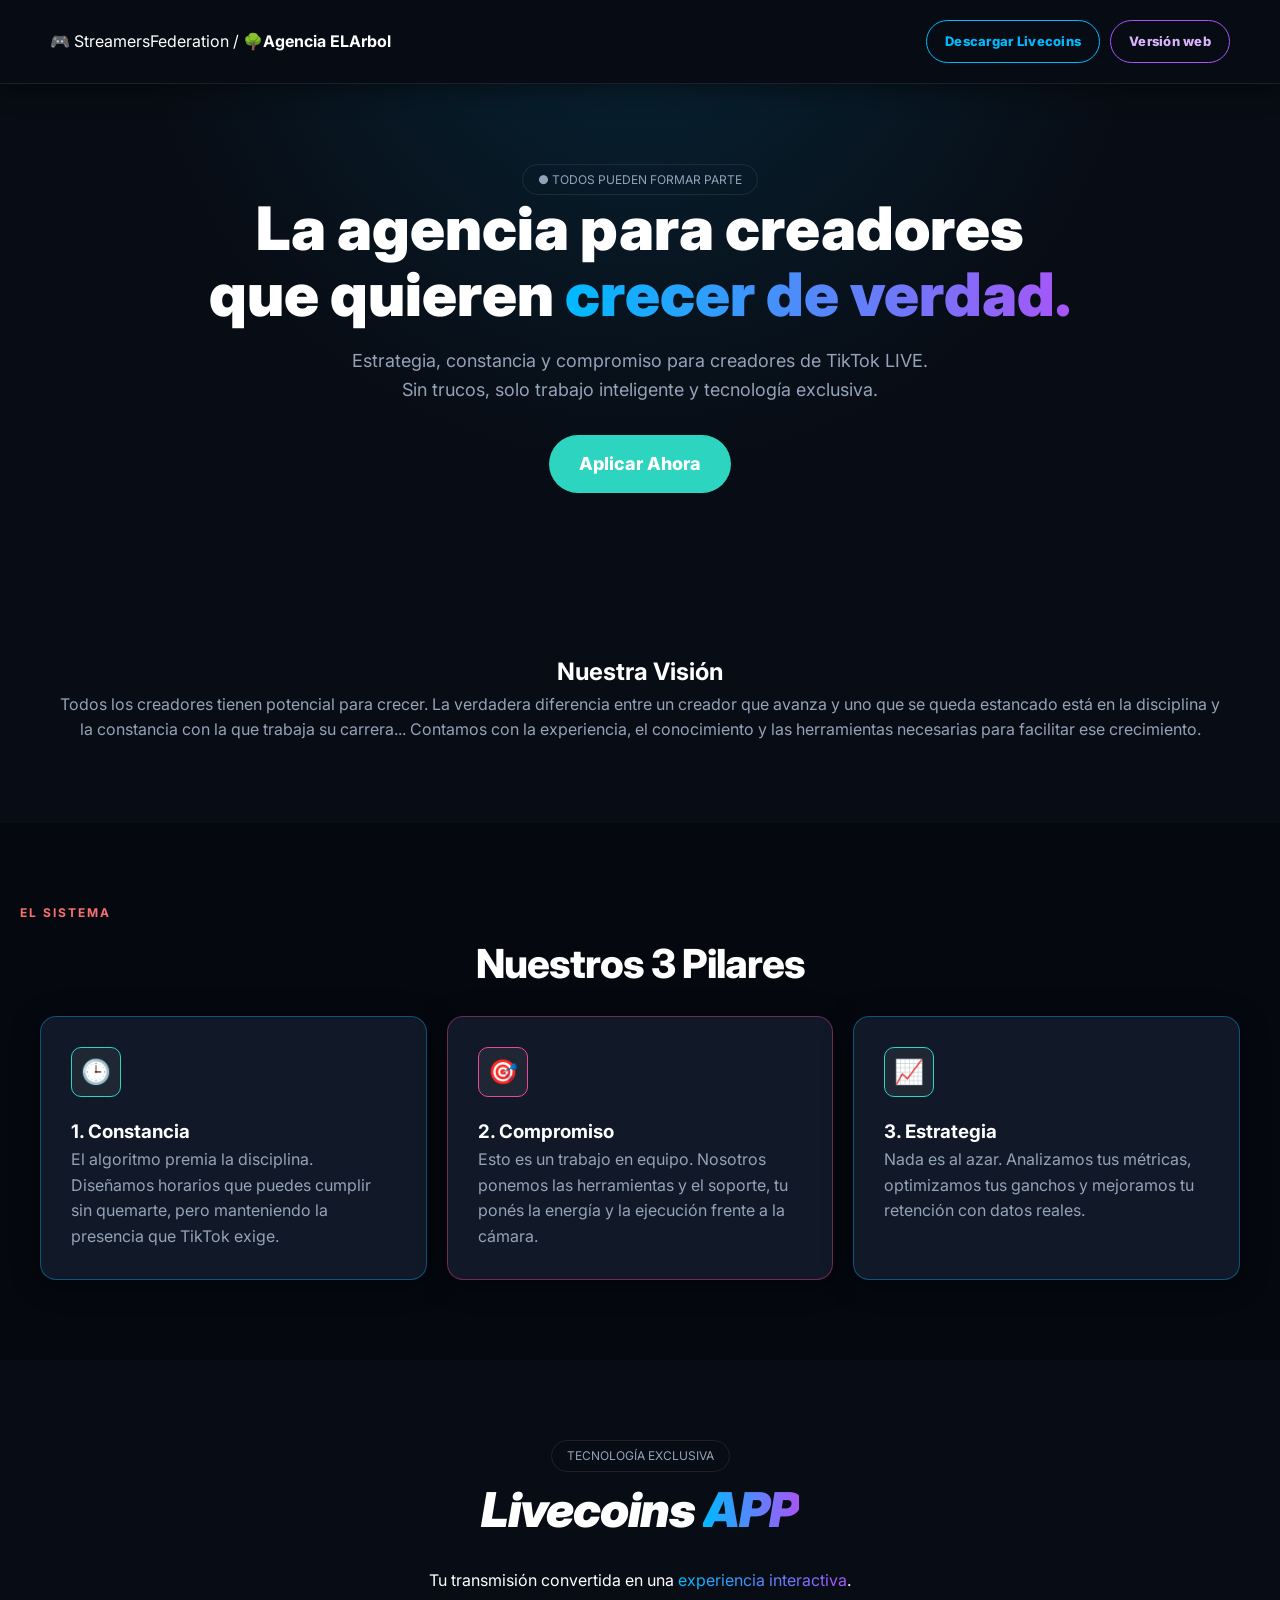
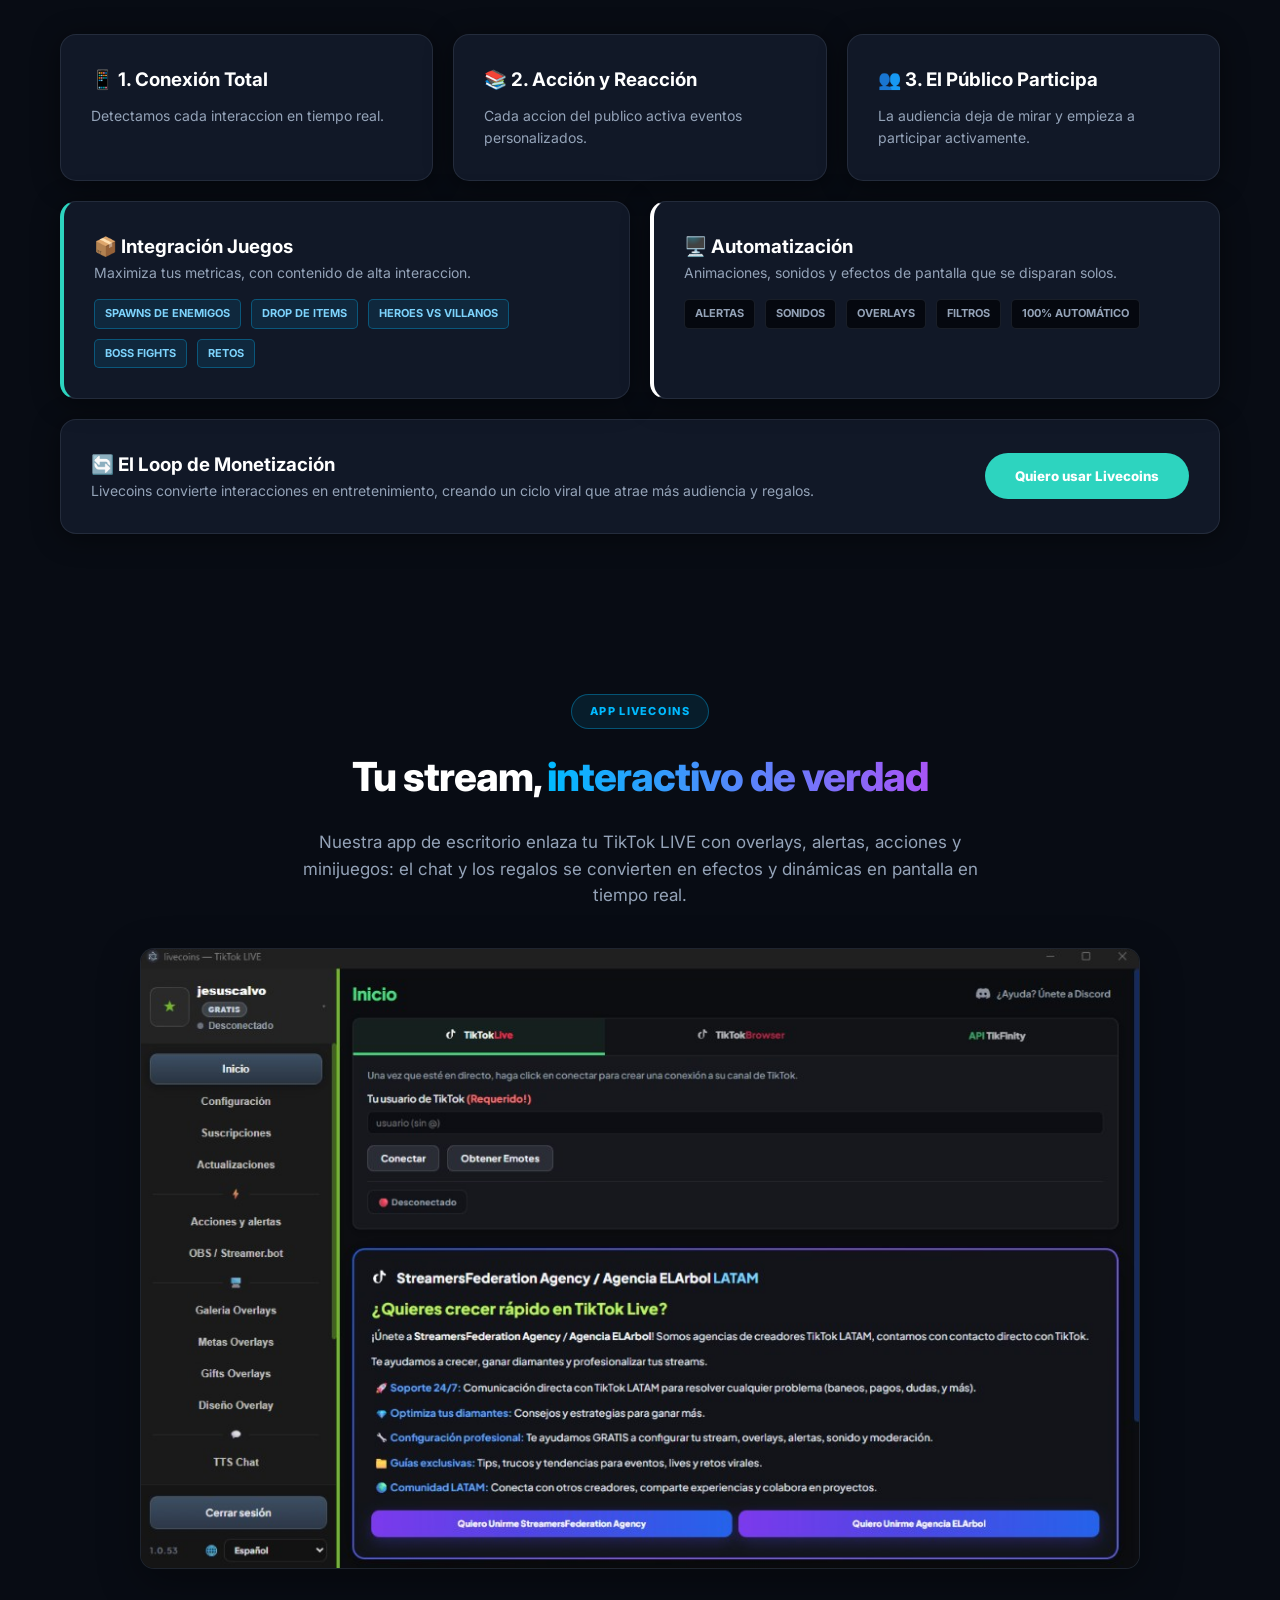
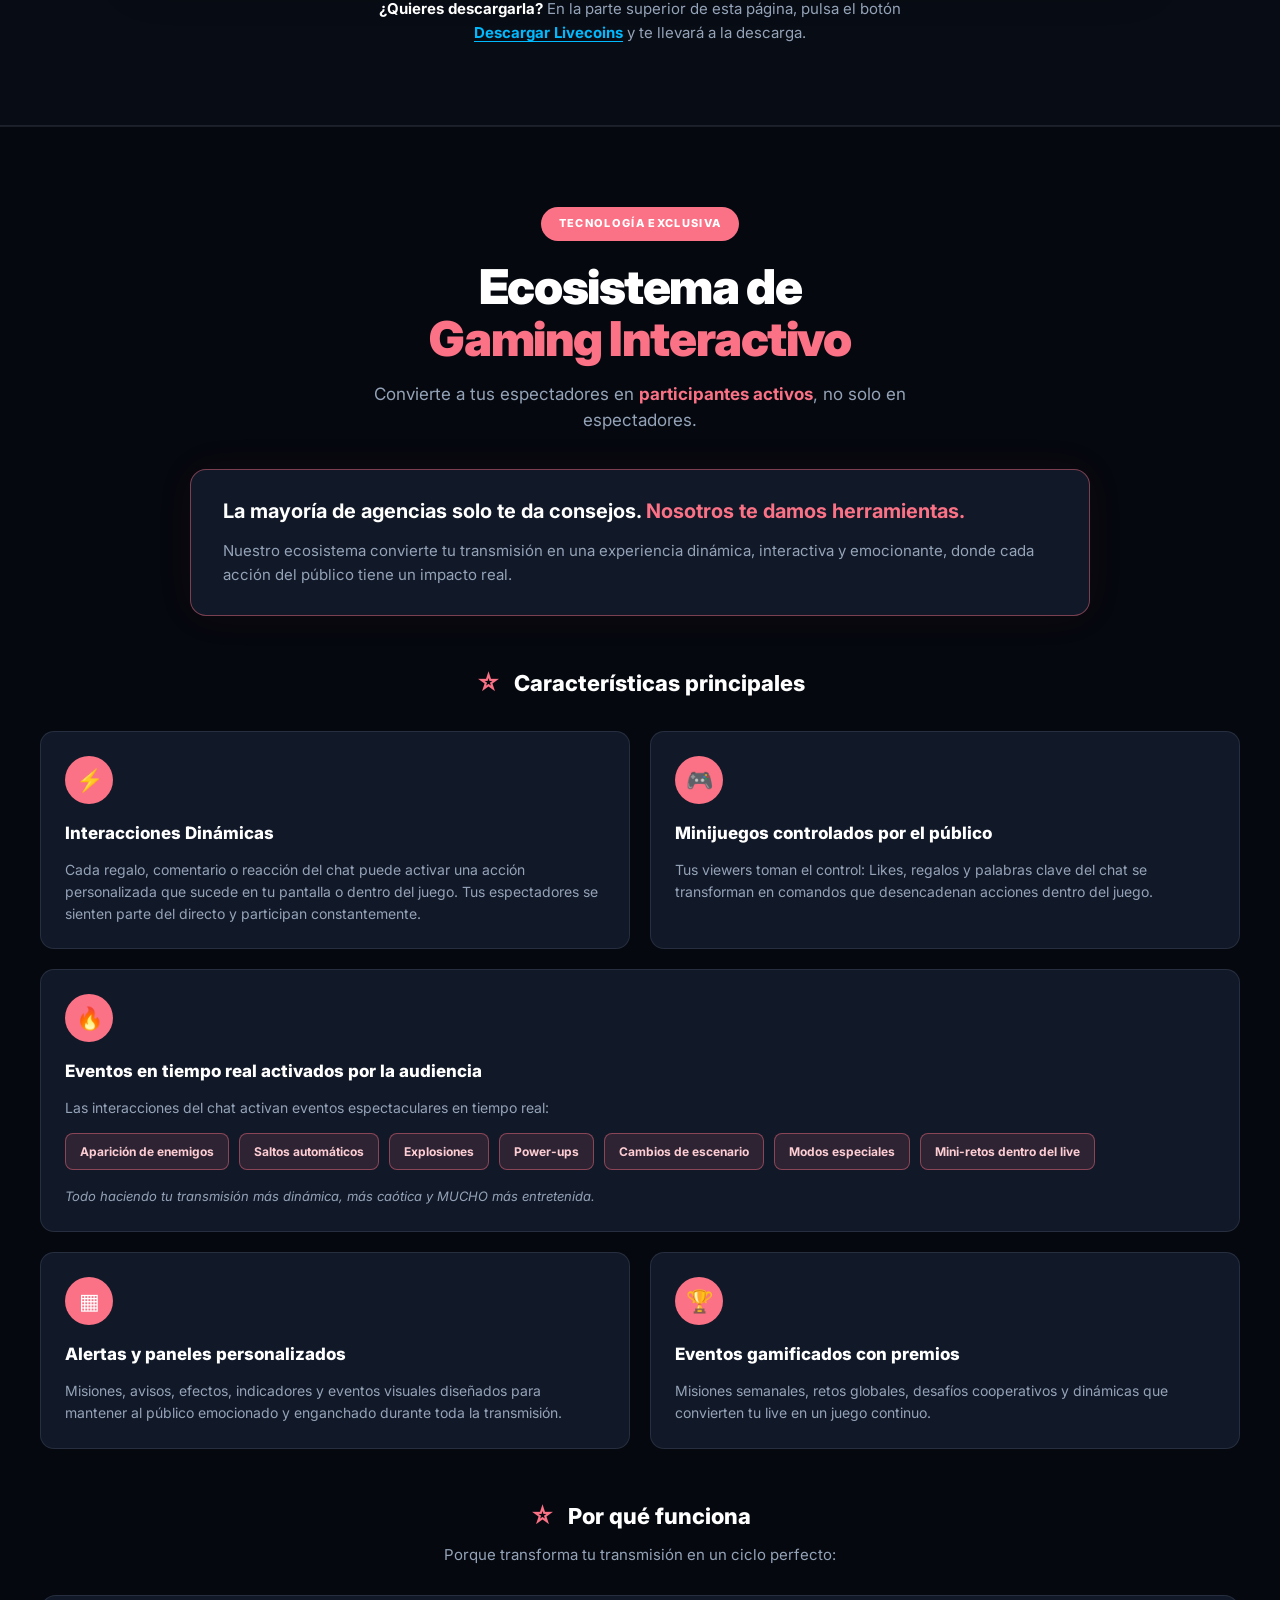
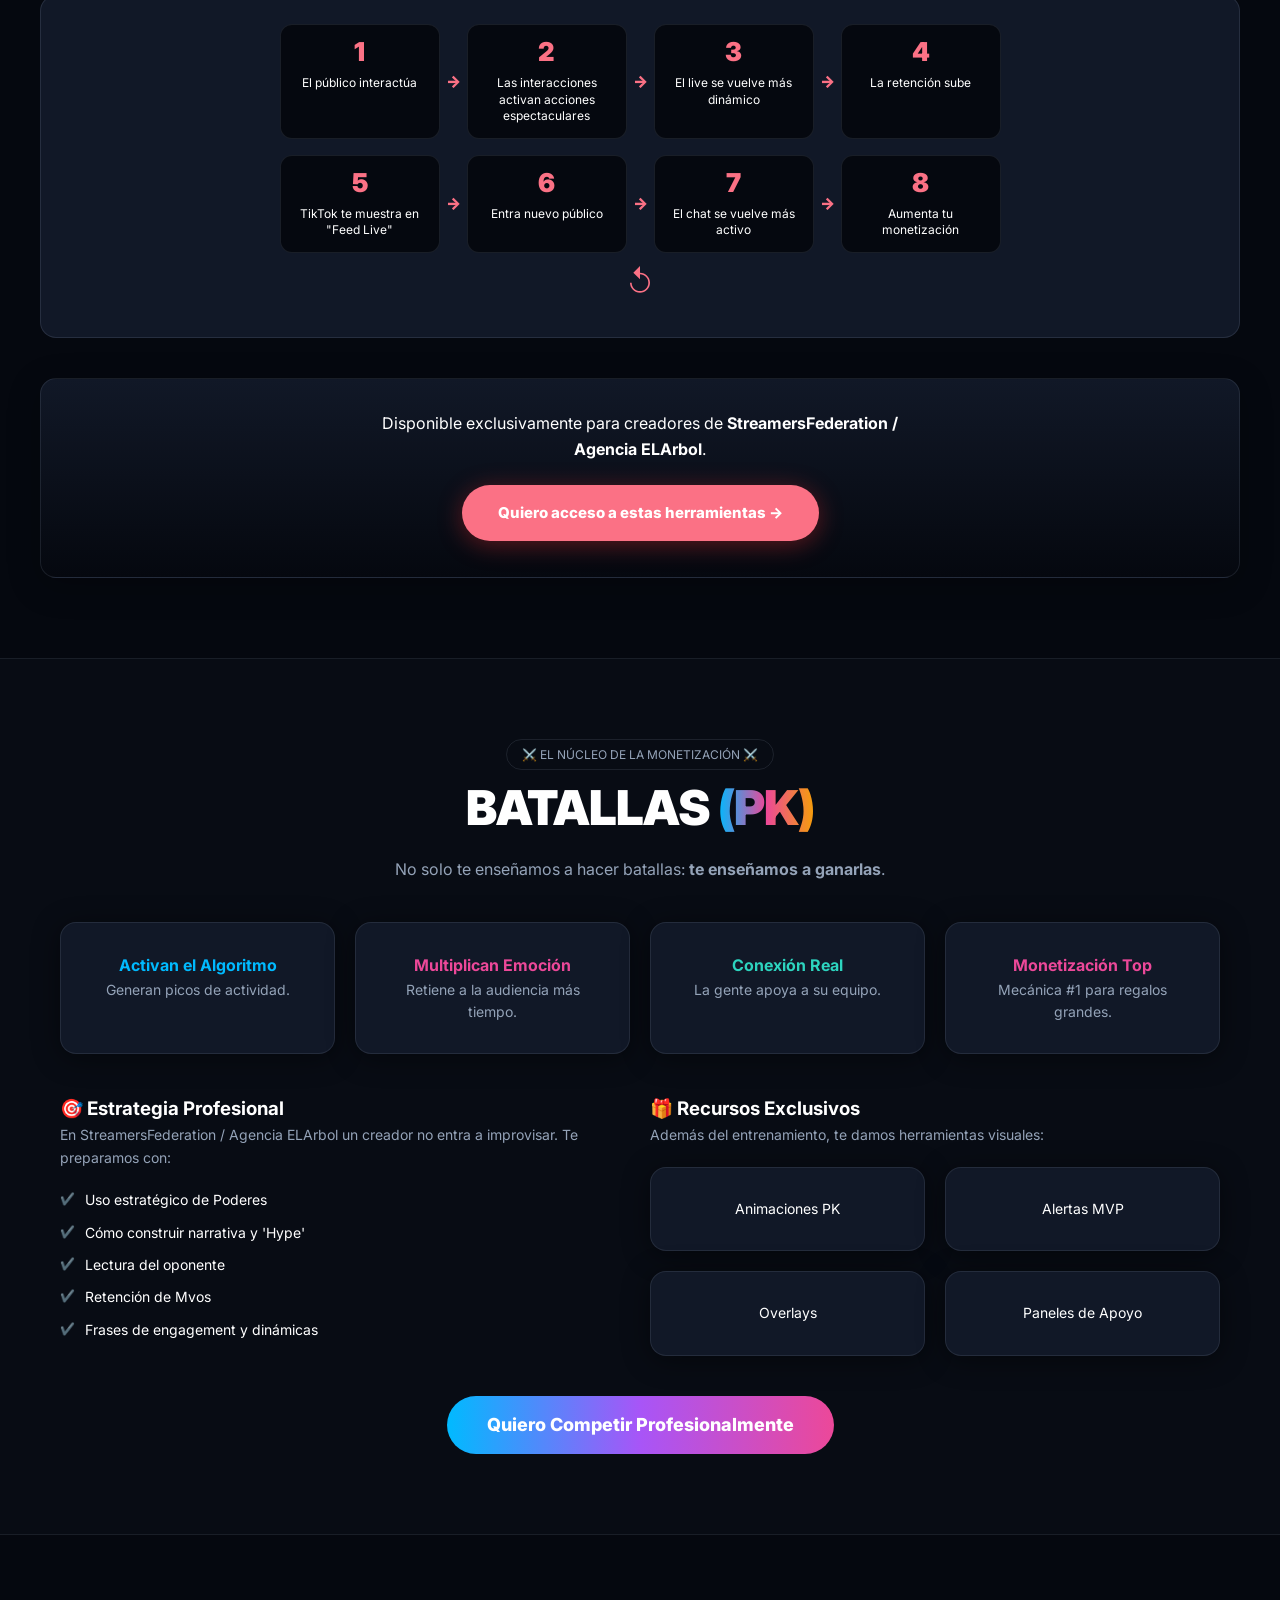
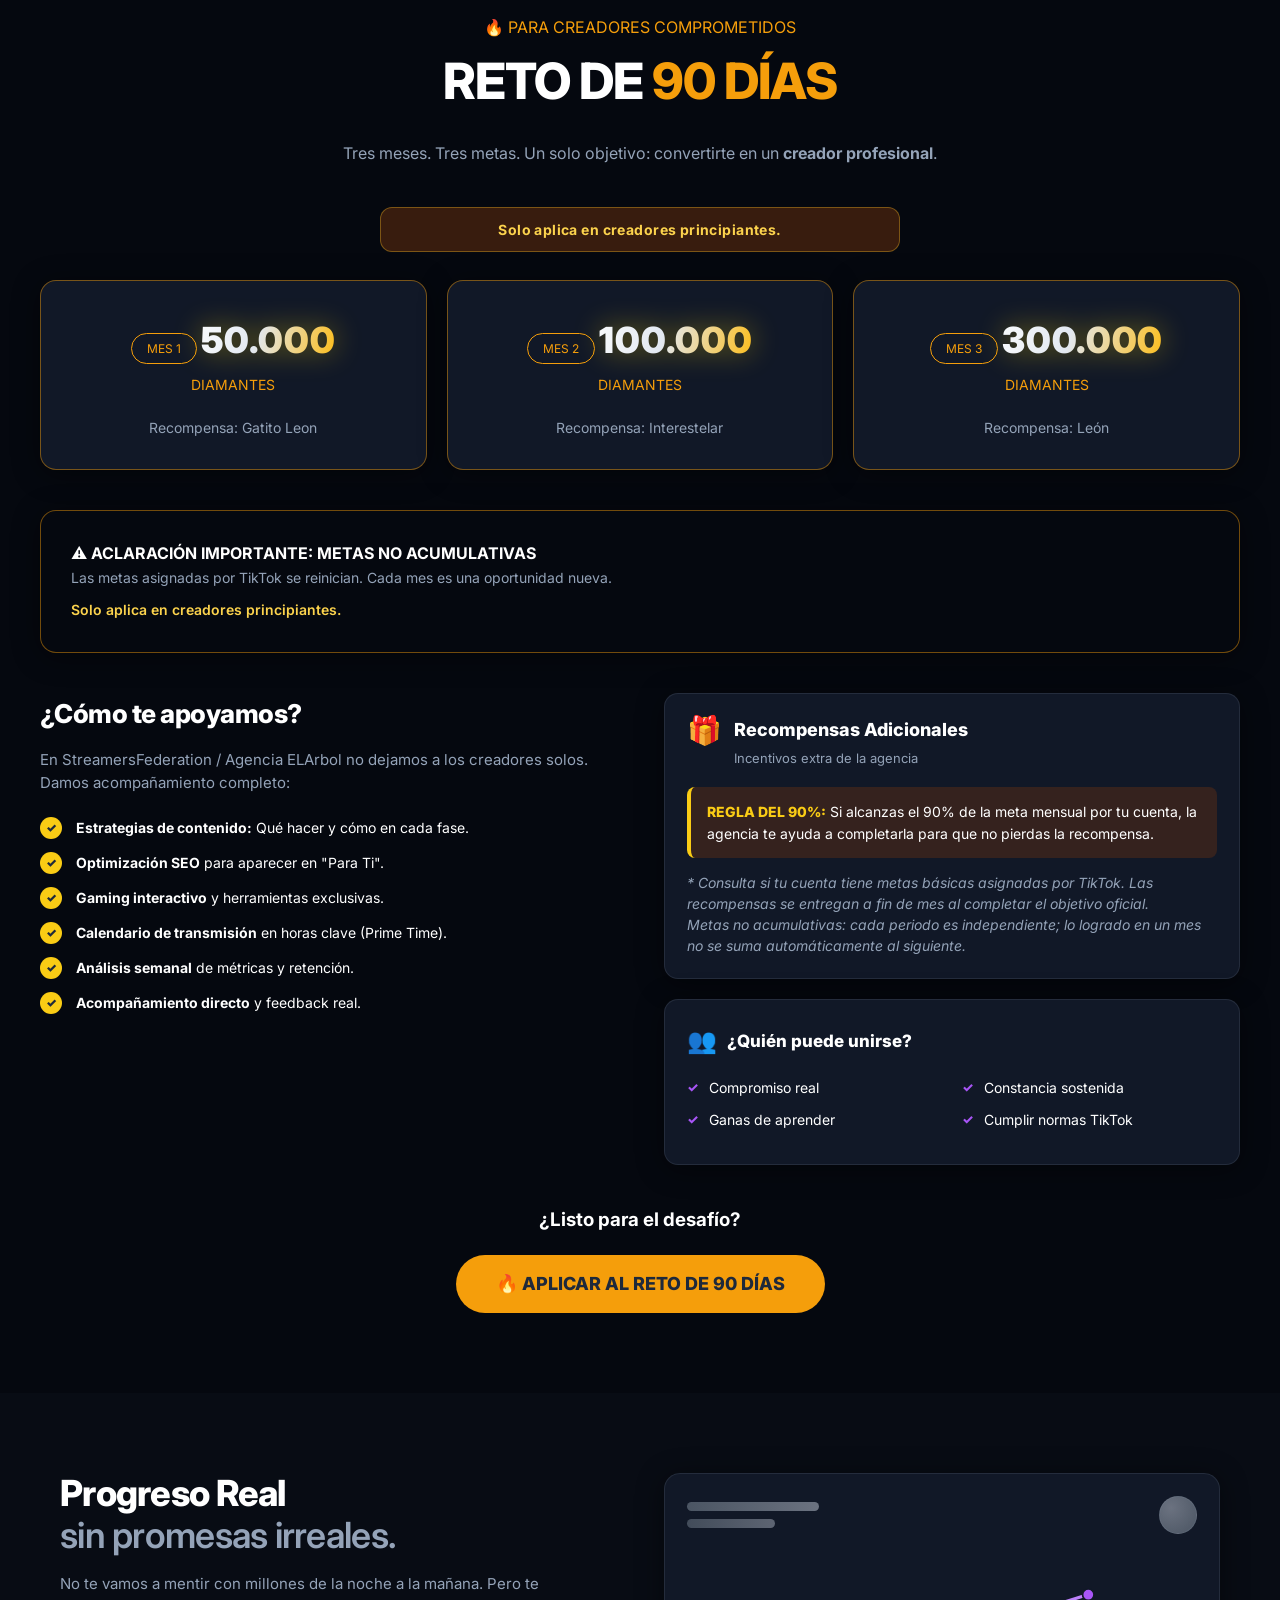
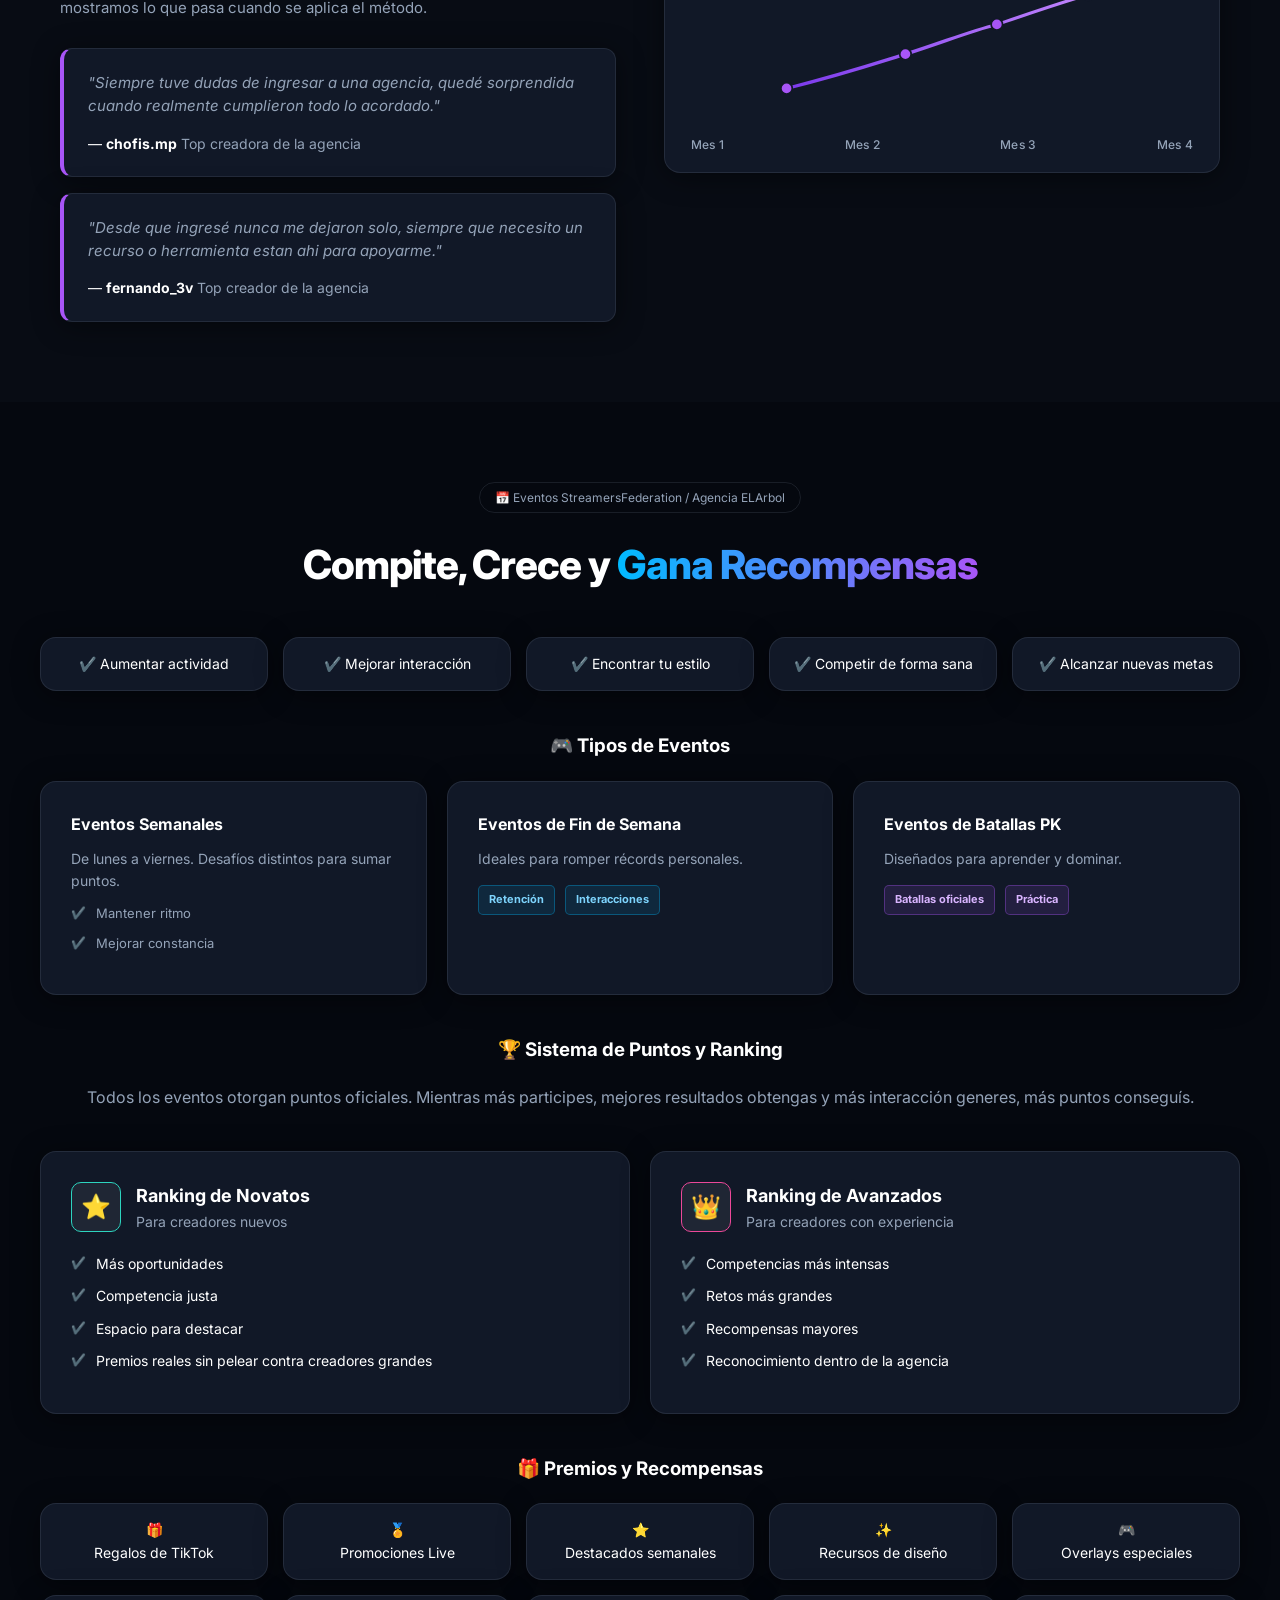
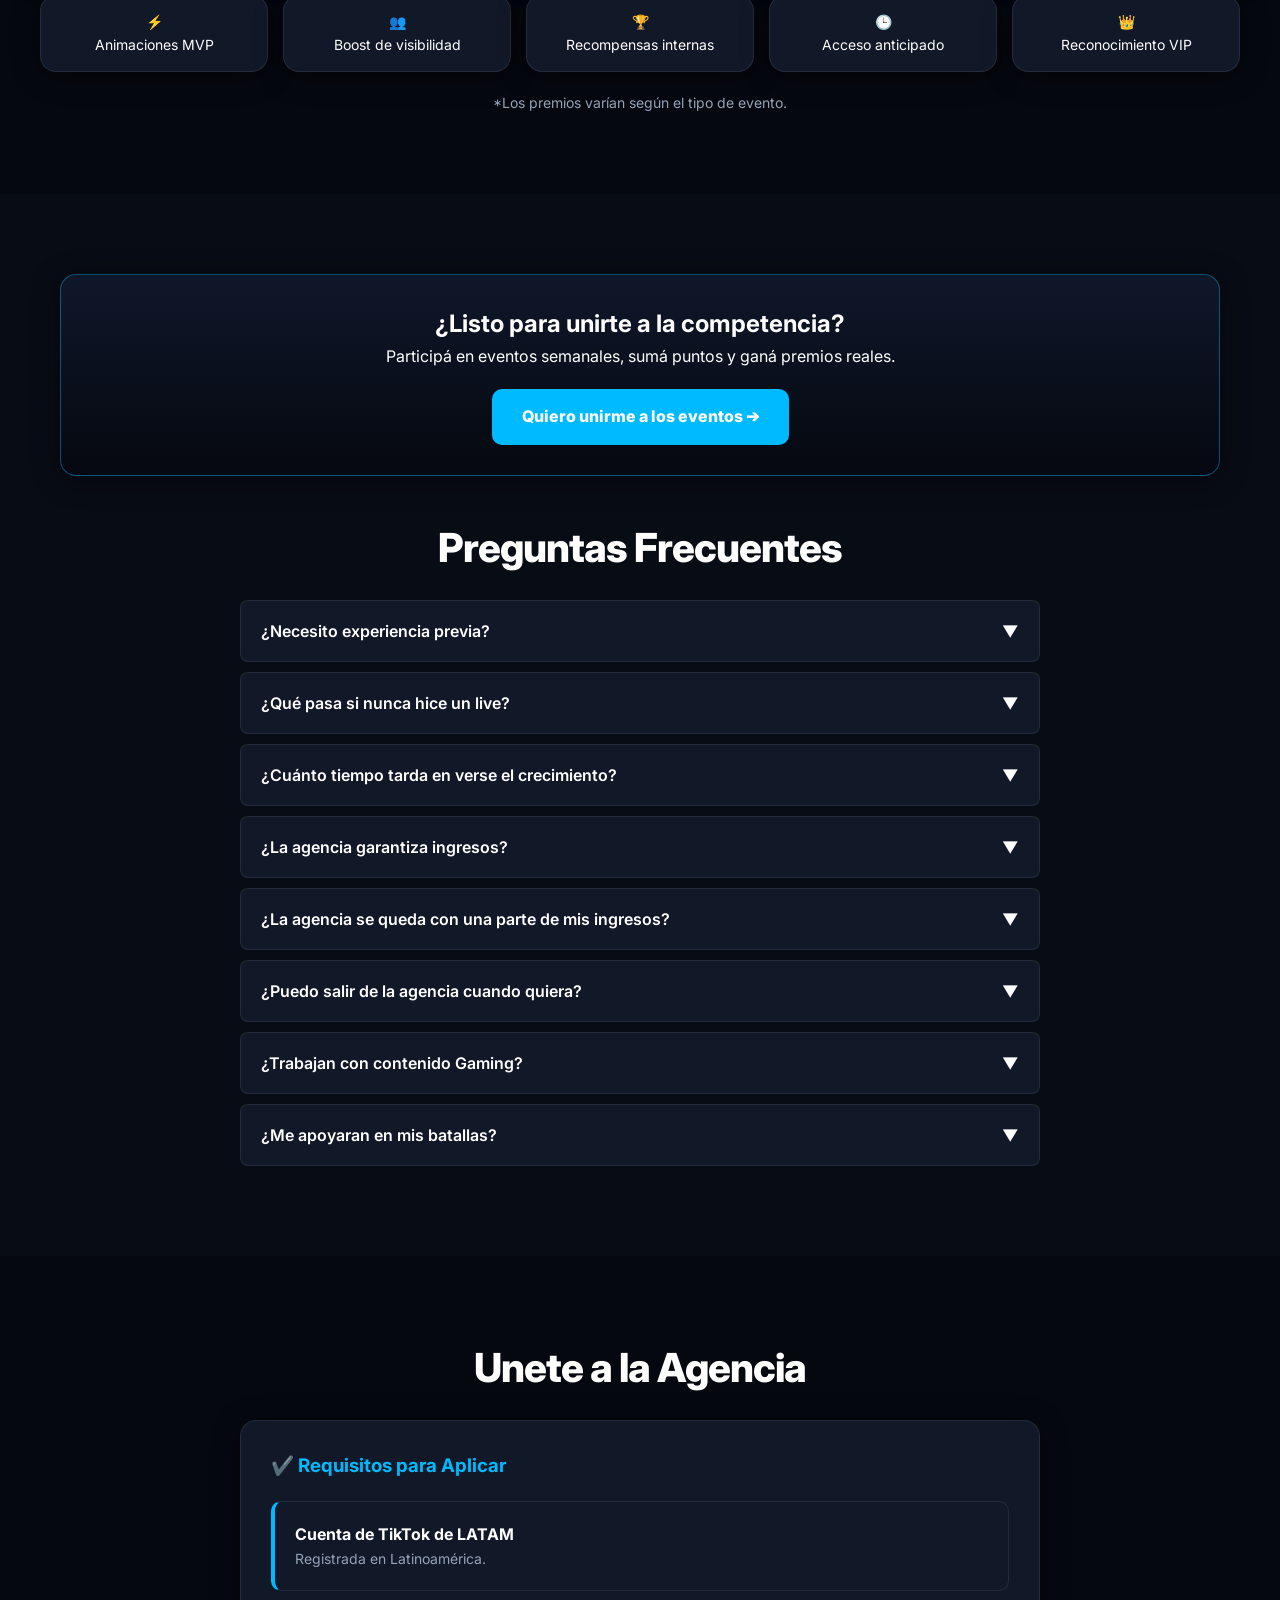
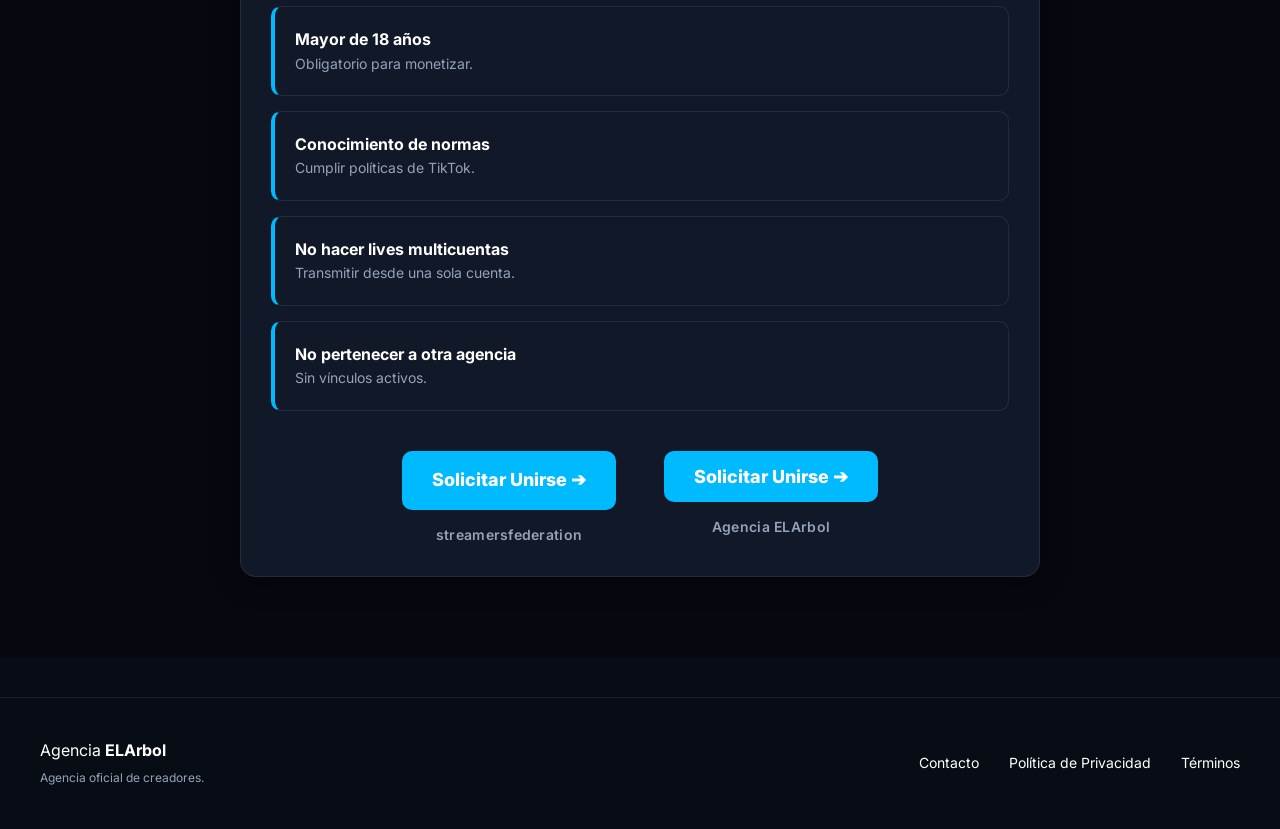
<file: index.html>
<!DOCTYPE html>
<html lang="es">
<head>
    <meta charset="UTF-8">
    <meta name="viewport" content="width=device-width, initial-scale=1.0">
    <title>StreamersFederation Agency/Agencia ELArbol | Crecimiento Real en TikTok LIVE</title>
    <link href="https://fonts.googleapis.com/css2?family=Inter:wght@400;600;800&display=swap" rel="stylesheet">
    <link rel="stylesheet" href="styles.css">
</head>
<body>

    <nav class="navbar">
        <div class="logo">
            <span class="icon">🎮</span> StreamersFederation /  <strong>🌳Agencia ELArbol</strong>
        </div>
        <div class="navbar-livecoins-actions">
            <a href="interactive.html#descarga" class="nav-livecoins" id="descargar-livecoins">Descargar Livecoins</a>
            <a href="https://livecoins.net" class="nav-livecoins nav-livecoins--web" target="_blank" rel="noopener noreferrer">Versión web</a>
        </div>
    </nav>

    <header class="hero section-spacing">
        <div class="badge">● TODOS PUEDEN FORMAR PARTE</div>
        <h1>La agencia para creadores<br>que quieren <span class="text-gradient">crecer de verdad.</span></h1>
        <p>Estrategia, constancia y compromiso para creadores de TikTok LIVE. Sin trucos, solo trabajo inteligente y tecnología exclusiva.</p>
        <a href="https://www.tiktok.com/tcn/scout_creators?use_spark=1&amp;__live_platform__=webcast&amp;hide_nav_bar=1&amp;web_fit_status_bar=1&amp;agency_scout_source=qr_code_leads&amp;ShareLinkID=7373591056006957829" class="btn-green large btn-anchor" target="_blank" rel="noopener noreferrer">Aplicar Ahora</a>
    </header>

    <section class="section-spacing text-center max-w">
        <h2>Nuestra Visión</h2>
        <p class="text-muted">Todos los creadores tienen potencial para crecer. La verdadera diferencia entre un creador que avanza y uno que se queda estancado está en la disciplina y la constancia con la que trabaja su carrera... Contamos con la experiencia, el conocimiento y las herramientas necesarias para facilitar ese crecimiento.</p>
    </section>

    <section class="section-spacing background-darker">
        <h4 class="section-subtitle">EL SISTEMA</h4>
        <h2 class="section-title text-center">Nuestros 3 Pilares</h2>
        <div class="grid-3 max-w">
            <div class="card card-outline-green">
                <div class="card-icon green">🕒</div>
                <h3>1. Constancia</h3>
                <p class="text-muted">El algoritmo premia la disciplina. Diseñamos horarios que puedes cumplir sin quemarte, pero manteniendo la presencia que TikTok exige.</p>
            </div>
            <div class="card card-outline-pink">
                <div class="card-icon pink">🎯</div>
                <h3>2. Compromiso</h3>
                <p class="text-muted">Esto es un trabajo en equipo. Nosotros ponemos las herramientas y el soporte, tu ponés la energía y la ejecución frente a la cámara.</p>
            </div>
            <div class="card card-outline-green">
                <div class="card-icon green">📈</div>
                <h3>3. Estrategia</h3>
                <p class="text-muted">Nada es al azar. Analizamos tus métricas, optimizamos tus ganchos y mejoramos tu retención con datos reales.</p>
            </div>
        </div>
    </section>

    <section class="section-spacing max-w">
        <div class="badge text-center" style="display:block; margin: 0 auto; width: max-content;">TECNOLOGÍA EXCLUSIVA</div>
        <h2 class="section-title text-center italic-title">Livecoins <span class="text-gradient">APP</span></h2>
        <p class="text-center">Tu transmisión convertida en una <span class="text-gradient">experiencia interactiva</span>.</p>

        <div class="grid-3 mt-40">
            <div class="card">
                <h3 class="mb-10">📱 1. Conexión Total</h3>
                <p class="text-muted small-text">Detectamos cada interaccion en tiempo real.</p>
            </div>
            <div class="card">
                <h3 class="mb-10">📚 2. Acción y Reacción</h3>
                <p class="text-muted small-text">Cada accion del publico activa eventos personalizados.</p>
            </div>
            <div class="card">
                <h3 class="mb-10">👥 3. El Público Participa</h3>
                <p class="text-muted small-text">La audiencia deja de mirar y empieza a participar activamente.</p>
            </div>
        </div>

        <div class="grid-2 mt-20">
            <div class="card border-left-green">
                <h3>📦 Integración Juegos</h3>
                <p class="text-muted small-text mb-10">Maximiza tus metricas, con contenido de alta interaccion.</p>
                <div class="tags">
                    <span>SPAWNS DE ENEMIGOS</span> <span>DROP DE ITEMS</span>
                    <span>HEROES VS VILLANOS</span> <span>BOSS FIGHTS</span> <span>RETOS</span>
                </div>
            </div>
            <div class="card border-left-white">
                <h3>🖥️ Automatización</h3>
                <p class="text-muted small-text mb-10">Animaciones, sonidos y efectos de pantalla que se disparan solos.</p>
                <div class="tags gray">
                    <span>ALERTAS</span> <span>SONIDOS</span> <span>OVERLAYS</span> <span>FILTROS</span> <span>100% AUTOMÁTICO</span>
                </div>
            </div>
        </div>

        <div class="card mt-20 flex-between">
            <div>
                <h3>🔄 El Loop de Monetización</h3>
                <p class="text-muted small-text">Livecoins convierte interacciones en entretenimiento, creando un ciclo viral que atrae más audiencia y regalos.</p>
            </div>
            <button class="btn-green">Quiero usar Livecoins</button>
        </div>
    </section>

    <section class="section-spacing livecoins-app-section section-anchor-target" id="app-livecoins" aria-labelledby="livecoins-app-heading">
        <div class="max-w">
            <p class="livecoins-app-badge text-center">APP LIVECOINS</p>
            <h2 id="livecoins-app-heading" class="section-title text-center">Tu stream, <span class="text-gradient">interactivo de verdad</span></h2>
            <p class="text-center text-muted mb-40 livecoins-app-lead">Nuestra app de escritorio enlaza tu TikTok LIVE con overlays, alertas, acciones y minijuegos: el chat y los regalos se convierten en efectos y dinámicas en pantalla en tiempo real.</p>
            <figure class="livecoins-app-figure">
                <img src="assets/livecoins-app-screenshot.png" alt="Captura de la aplicación Livecoins conectada a TikTok LIVE" width="1280" height="720" loading="lazy" decoding="async" class="livecoins-app-img">
            </figure>
            <p class="text-center livecoins-app-download-hint"><strong>¿Quieres descargarla?</strong> En la parte superior de esta página, pulsa el botón <a href="#descargar-livecoins" class="livecoins-app-link">Descargar Livecoins</a> y te llevará a la descarga.</p>
        </div>
    </section>

    <section class="section-spacing eco-gaming-section">
        <div class="max-w">
            <p class="eco-badge">TECNOLOGÍA EXCLUSIVA</p>
            <h2 class="eco-main-title text-center">
                <span class="eco-title-top">Ecosistema de</span><br>
                <span class="eco-title-accent">Gaming Interactivo</span>
            </h2>
            <p class="eco-lead text-center">Convierte a tus espectadores en <strong class="eco-text-red">participantes activos</strong>, no solo en espectadores.</p>

            <div class="eco-hero-box">
                <p class="eco-hero-line">La mayoría de agencias solo te da consejos. <strong class="eco-text-red">Nosotros te damos herramientas.</strong></p>
                <p class="eco-hero-sub">Nuestro ecosistema convierte tu transmisión en una experiencia dinámica, interactiva y emocionante, donde cada acción del público tiene un impacto real.</p>
            </div>

            <h3 class="eco-block-title text-center"><span class="eco-star" aria-hidden="true">☆</span> Características principales</h3>

            <div class="eco-features-grid">
                <article class="eco-fcard">
                    <div class="eco-fcard-icon" aria-hidden="true">⚡</div>
                    <h4 class="eco-fcard-h">Interacciones Dinámicas</h4>
                    <p class="eco-fcard-p">Cada regalo, comentario o reacción del chat puede activar una acción personalizada que sucede en tu pantalla o dentro del juego. Tus espectadores se sienten parte del directo y participan constantemente.</p>
                </article>
                <article class="eco-fcard">
                    <div class="eco-fcard-icon" aria-hidden="true">🎮</div>
                    <h4 class="eco-fcard-h">Minijuegos controlados por el público</h4>
                    <p class="eco-fcard-p">Tus viewers toman el control: Likes, regalos y palabras clave del chat se transforman en comandos que desencadenan acciones dentro del juego.</p>
                </article>
                <article class="eco-fcard eco-fcard--wide">
                    <div class="eco-fcard-icon" aria-hidden="true">🔥</div>
                    <h4 class="eco-fcard-h">Eventos en tiempo real activados por la audiencia</h4>
                    <p class="eco-fcard-p eco-fcard-p--mb">Las interacciones del chat activan eventos espectaculares en tiempo real:</p>
                    <div class="eco-tag-row">
                        <span>Aparición de enemigos</span>
                        <span>Saltos automáticos</span>
                        <span>Explosiones</span>
                        <span>Power-ups</span>
                        <span>Cambios de escenario</span>
                        <span>Modos especiales</span>
                        <span>Mini-retos dentro del live</span>
                    </div>
                    <p class="eco-fcard-note"><em>Todo haciendo tu transmisión más dinámica, más caótica y MUCHO más entretenida.</em></p>
                </article>
                <article class="eco-fcard">
                    <div class="eco-fcard-icon" aria-hidden="true">▦</div>
                    <h4 class="eco-fcard-h">Alertas y paneles personalizados</h4>
                    <p class="eco-fcard-p">Misiones, avisos, efectos, indicadores y eventos visuales diseñados para mantener al público emocionado y enganchado durante toda la transmisión.</p>
                </article>
                <article class="eco-fcard">
                    <div class="eco-fcard-icon" aria-hidden="true">🏆</div>
                    <h4 class="eco-fcard-h">Eventos gamificados con premios</h4>
                    <p class="eco-fcard-p">Misiones semanales, retos globales, desafíos cooperativos y dinámicas que convierten tu live en un juego continuo.</p>
                </article>
            </div>

            <h3 class="eco-block-title text-center eco-block-title--mt"><span class="eco-star" aria-hidden="true">☆</span> Por qué funciona</h3>
            <p class="eco-why-sub text-center">Porque transforma tu transmisión en un ciclo perfecto:</p>

            <div class="eco-cycle-panel">
                <div class="eco-cycle-grid">
                    <div class="eco-step"><span class="eco-step-num">1</span><p>El público interactúa</p></div>
                    <span class="eco-flow-arrow" aria-hidden="true">→</span>
                    <div class="eco-step"><span class="eco-step-num">2</span><p>Las interacciones activan acciones espectaculares</p></div>
                    <span class="eco-flow-arrow" aria-hidden="true">→</span>
                    <div class="eco-step"><span class="eco-step-num">3</span><p>El live se vuelve más dinámico</p></div>
                    <span class="eco-flow-arrow" aria-hidden="true">→</span>
                    <div class="eco-step"><span class="eco-step-num">4</span><p>La retención sube</p></div>
                </div>
                <div class="eco-cycle-grid eco-cycle-grid--row2">
                    <div class="eco-step"><span class="eco-step-num">5</span><p>TikTok te muestra en &quot;Feed Live&quot;</p></div>
                    <span class="eco-flow-arrow" aria-hidden="true">→</span>
                    <div class="eco-step"><span class="eco-step-num">6</span><p>Entra nuevo público</p></div>
                    <span class="eco-flow-arrow" aria-hidden="true">→</span>
                    <div class="eco-step"><span class="eco-step-num">7</span><p>El chat se vuelve más activo</p></div>
                    <span class="eco-flow-arrow" aria-hidden="true">→</span>
                    <div class="eco-step"><span class="eco-step-num">8</span><p>Aumenta tu monetización</p></div>
                </div>
                <span class="eco-cycle-icon" aria-hidden="true">
                    <svg class="eco-cycle-icon-svg" xmlns="http://www.w3.org/2000/svg" viewBox="0 0 24 24" width="40" height="40" fill="currentColor" aria-hidden="true">
                        <path d="M12 6V3L8 7l4 4V8c2.76 0 5 2.24 5 5s-2.24 5-5 5-5-2.24-5-5H6c0 3.31 2.69 6 6 6s6-2.69 6-6-2.69-6-6-6z"/>
                    </svg>
                </span>
            </div>

            <div class="eco-cta-box">
                <p class="eco-cta-text">Disponible exclusivamente para creadores de <strong>StreamersFederation / Agencia ELArbol</strong>.</p>
                <a href="#unite-agencia" class="btn-eco-red btn-anchor">Quiero acceso a estas herramientas →</a>
            </div>
        </div>
    </section>

    <section class="section-spacing max-w">
        <div class="badge text-center" style="display:block; margin: 0 auto; width: max-content;">⚔️ EL NÚCLEO DE LA MONETIZACIÓN ⚔️</div>
        <h2 class="section-title text-center" style="font-size: 48px; font-weight: 900; margin-bottom: 10px;">BATALLAS <span class="text-gradient-pk">(PK)</span></h2>
        <p class="text-center text-muted mb-40">No solo te enseñamos a hacer batallas: <strong>te enseñamos a ganarlas</strong>.</p>

        <div class="grid-4 mb-40 text-center">
            <div class="card">
                <h4 style="color:var(--accent-cyan)">Activan el Algoritmo</h4>
                <p class="small-text text-muted">Generan picos de actividad.</p>
            </div>
            <div class="card">
                <h4 style="color:var(--accent-pink)">Multiplican Emoción</h4>
                <p class="small-text text-muted">Retiene a la audiencia más tiempo.</p>
            </div>
            <div class="card">
                <h4 style="color:var(--accent-green)">Conexión Real</h4>
                <p class="small-text text-muted">La gente apoya a su equipo.</p>
            </div>
            <div class="card">
                <h4 style="color:var(--accent-pink)">Monetización Top</h4>
                <p class="small-text text-muted">Mecánica #1 para regalos grandes.</p>
            </div>
        </div>

        <div class="grid-2">
            <div>
                <h3>🎯 Estrategia Profesional</h3>
                <p class="text-muted small-text mb-20">En StreamersFederation / Agencia ELArbol un creador no entra a improvisar. Te preparamos con:</p>
                <ul class="check-list">
                    <li>Uso estratégico de Poderes</li>
                    <li>Cómo construir narrativa y 'Hype'</li>
                    <li>Lectura del oponente</li>
                    <li>Retención de Mvos</li>
                    <li>Frases de engagement y dinámicas</li>
                </ul>
            </div>
            <div>
                <h3>🎁 Recursos Exclusivos</h3>
                <p class="text-muted small-text mb-20">Además del entrenamiento, te damos herramientas visuales:</p>
                <div class="grid-2">
                    <div class="card text-center"><p class="small-text">Animaciones PK</p></div>
                    <div class="card text-center"><p class="small-text">Alertas MVP</p></div>
                    <div class="card text-center"><p class="small-text">Overlays</p></div>
                    <div class="card text-center"><p class="small-text">Paneles de Apoyo</p></div>
                </div>
            </div>
        </div>
        <div class="text-center mt-40">
            <a href="#unite-agencia" class="btn-pk large btn-anchor">Quiero Competir Profesionalmente</a>
        </div>
    </section>

    <section class="section-spacing background-darker" style="border-top: 1px solid var(--border-color);">
        <div class="max-w">
            <p class="text-center" style="color: var(--accent-gold);">🔥 PARA CREADORES COMPROMETIDOS</p>
            <h2 class="section-title text-center" style="font-size: 50px;">RETO DE <span style="color: var(--accent-gold);">90 DÍAS</span></h2>
            <p class="text-center text-muted mb-40">Tres meses. Tres metas. Un solo objetivo: convertirte en un <strong>creador profesional</strong>.</p>

            <p class="reto-beginner-notice text-center">Solo aplica en creadores principiantes.</p>

            <div class="grid-3 mb-40">
                <div class="card border-gold text-center">
                    <div class="badge gold mb-10">MES 1</div>
                    <div class="reto-diamond-wrap">
                        <span class="reto-diamond-number">50.000</span>
                    </div>
                    <p class="small-text" style="color: var(--accent-gold);">DIAMANTES</p>
                    <p class="small-text text-muted mt-20">Recompensa: Gatito Leon</p>
                </div>
                <div class="card border-gold text-center">
                    <div class="badge gold mb-10">MES 2</div>
                    <div class="reto-diamond-wrap reto-diamond-wrap--delay-1">
                        <span class="reto-diamond-number">100.000</span>
                    </div>
                    <p class="small-text" style="color: var(--accent-gold);">DIAMANTES</p>
                    <p class="small-text text-muted mt-20">Recompensa: Interestelar</p>
                </div>
                <div class="card border-gold text-center">
                    <div class="badge gold mb-10">MES 3</div>
                    <div class="reto-diamond-wrap reto-diamond-wrap--delay-2">
                        <span class="reto-diamond-number">300.000</span>
                    </div>
                    <p class="small-text" style="color: var(--accent-gold);">DIAMANTES</p>
                    <p class="small-text text-muted mt-20">Recompensa: León</p>
                </div>
            </div>

            <div class="card border-gold bg-dark mb-40">
                <p>⚠️ <strong>ACLARACIÓN IMPORTANTE: METAS NO ACUMULATIVAS</strong></p>
                <p class="small-text text-muted">Las metas asignadas por TikTok se reinician. Cada mes es una oportunidad nueva.</p>
                <p class="small-text reto-beginner-inline mt-10">Solo aplica en creadores principiantes.</p>
            </div>

            <div class="reto-apoyo-section mb-40">
                <div class="grid-2 reto-apoyo-grid">
                    <div class="reto-apoyo-col">
                        <h3 class="reto-apoyo-title">¿Cómo te apoyamos?</h3>
                        <p class="reto-apoyo-intro">En StreamersFederation / Agencia ELArbol no dejamos a los creadores solos. Damos acompañamiento completo:</p>
                        <ul class="reto-apoyo-checklist">
                            <li><strong>Estrategias de contenido:</strong> Qué hacer y cómo en cada fase.</li>
                            <li><strong>Optimización SEO</strong> para aparecer en &quot;Para Ti&quot;.</li>
                            <li><strong>Gaming interactivo</strong> y herramientas exclusivas.</li>
                            <li><strong>Calendario de transmisión</strong> en horas clave (Prime Time).</li>
                            <li><strong>Análisis semanal</strong> de métricas y retención.</li>
                            <li><strong>Acompañamiento directo</strong> y feedback real.</li>
                        </ul>
                    </div>
                    <div class="reto-apoyo-col reto-apoyo-col--aside">
                        <div class="card reto-recompensa-card">
                            <div class="reto-recompensa-head">
                                <span class="reto-recompensa-icon" aria-hidden="true">🎁</span>
                                <div>
                                    <h4 class="reto-recompensa-h">Recompensas Adicionales</h4>
                                    <p class="reto-recompensa-sub">Incentivos extra de la agencia</p>
                                </div>
                            </div>
                            <div class="reto-regla-box">
                                <p class="reto-regla-text"><strong class="reto-regla-kicker">REGLA DEL 90%:</strong> Si alcanzas el 90% de la meta mensual por tu cuenta, la agencia te ayuda a completarla para que no pierdas la recompensa.</p>
                            </div>
                            <p class="reto-recompensa-foot small-text">* Consulta si tu cuenta tiene metas básicas asignadas por TikTok. Las recompensas se entregan a fin de mes al completar el objetivo oficial.</p>
                            <p class="reto-recompensa-foot small-text mt-10">Metas no acumulativas: cada periodo es independiente; lo logrado en un mes no se suma automáticamente al siguiente.</p>
                        </div>
                        <div class="card reto-quien-card">
                            <div class="reto-quien-head">
                                <span class="reto-quien-icon" aria-hidden="true">👥</span>
                                <h4 class="reto-quien-h">¿Quién puede unirse?</h4>
                            </div>
                            <div class="reto-quien-grid">
                                <ul class="reto-quien-list">
                                    <li>Compromiso real</li>
                                    <li>Ganas de aprender</li>
                                </ul>
                                <ul class="reto-quien-list">
                                    <li>Constancia sostenida</li>
                                    <li>Cumplir normas TikTok</li>
                                </ul>
                            </div>
                        </div>
                    </div>
                </div>
            </div>

            <div class="text-center mt-40">
                <h3 class="mb-20">¿Listo para el desafío?</h3>
                <a href="#unite-agencia" class="btn-gold large btn-anchor">🔥 APLICAR AL RETO DE 90 DÍAS</a>
            </div>
        </div>
    </section>

    <section class="section-spacing max-w section-proof">
        <div class="grid-2 section-proof__grid">
            <div class="section-proof__copy">
                <h2 class="section-proof__title">Progreso Real<br><span class="section-proof__subtitle">sin promesas irreales.</span></h2>
                <p class="section-proof__lead">No te vamos a mentir con millones de la noche a la mañana. Pero te mostramos lo que pasa cuando se aplica el método.</p>

                <div class="card proof-testimonial border-left-proof">
                    <p class="proof-testimonial__quote">"Siempre tuve dudas de ingresar a una agencia, quedé sorprendida cuando realmente cumplieron todo lo acordado."</p>
                    <p class="proof-testimonial__byline">— <strong>chofis.mp</strong> <span>Top creadora de la agencia</span></p>
                </div>
                <div class="card proof-testimonial border-left-proof">
                    <p class="proof-testimonial__quote">"Desde que ingresé nunca me dejaron solo, siempre que necesito un recurso o herramienta estan ahi para apoyarme."</p>
                    <p class="proof-testimonial__byline">— <strong>fernando_3v</strong> <span>Top creador de la agencia</span></p>
                </div>
            </div>

            <div class="progress-chart-card" aria-hidden="true">
                <div class="progress-chart-card__header">
                    <div class="progress-chart-card__bars">
                        <span class="progress-chart-card__bar"></span>
                        <span class="progress-chart-card__bar progress-chart-card__bar--short"></span>
                    </div>
                    <span class="progress-chart-card__avatar"></span>
                </div>
                <div class="progress-chart-card__chart">
                    <svg class="progress-chart-card__svg" viewBox="0 0 320 140" preserveAspectRatio="xMidYMid meet">
                        <defs>
                            <linearGradient id="proofLineGrad" x1="0%" y1="0%" x2="100%" y2="0%">
                                <stop offset="0%" stop-color="#7c3aed"/>
                                <stop offset="100%" stop-color="#c084fc"/>
                            </linearGradient>
                        </defs>
                        <path class="progress-chart-card__line" d="M 24 108 C 72 96 96 88 128 78 C 160 68 184 58 208 52 C 232 44 260 34 288 26" fill="none" stroke="url(#proofLineGrad)" stroke-width="2.8" stroke-linecap="round" stroke-linejoin="round"/>
                        <circle cx="24" cy="108" r="5" class="progress-chart-card__dot"/>
                        <circle cx="128" cy="78" r="5" class="progress-chart-card__dot"/>
                        <circle cx="208" cy="52" r="5" class="progress-chart-card__dot"/>
                        <circle cx="288" cy="26" r="5" class="progress-chart-card__dot"/>
                    </svg>
                    <div class="progress-chart-card__labels">
                        <span>Mes 1</span>
                        <span>Mes 2</span>
                        <span>Mes 3</span>
                        <span>Mes 4</span>
                    </div>
                </div>
            </div>
        </div>
    </section>

    <section class="section-spacing background-darker">
        <div class="text-center">
            <div class="badge mb-20">📅 Eventos StreamersFederation / Agencia ELArbol</div>
            <h2 class="section-title">Compite, Crece y <span class="text-gradient">Gana Recompensas</span></h2>
        </div>
        
        <div class="grid-5 max-w mt-40 text-center">
            <div class="card p-10"><p class="small-text">✔️ Aumentar actividad</p></div>
            <div class="card p-10"><p class="small-text">✔️ Mejorar interacción</p></div>
            <div class="card p-10"><p class="small-text">✔️ Encontrar tu estilo</p></div>
            <div class="card p-10"><p class="small-text">✔️ Competir de forma sana</p></div>
            <div class="card p-10"><p class="small-text">✔️ Alcanzar nuevas metas</p></div>
        </div>

        <h3 class="mt-40 mb-20 text-center">🎮 Tipos de Eventos</h3>
        <div class="grid-3 max-w">
            <div class="card">
                <h4 class="mb-10">Eventos Semanales</h4>
                <p class="small-text text-muted mb-10">De lunes a viernes. Desafíos distintos para sumar puntos.</p>
                <ul class="check-list small"><li>Mantener ritmo</li><li>Mejorar constancia</li></ul>
            </div>
            <div class="card">
                <h4 class="mb-10">Eventos de Fin de Semana</h4>
                <p class="small-text text-muted mb-10">Ideales para romper récords personales.</p>
                <div class="tags blue"><span>Retención</span> <span>Interacciones</span></div>
            </div>
            <div class="card">
                <h4 class="mb-10">Eventos de Batallas PK</h4>
                <p class="small-text text-muted mb-10">Diseñados para aprender y dominar.</p>
                <div class="tags purple"><span>Batallas oficiales</span> <span>Práctica</span></div>
            </div>
        </div>

        <h3 class="mt-40 mb-20 text-center">🏆 Sistema de Puntos y Ranking</h3>
        <p class="text-center text-muted mb-40 max-w">Todos los eventos otorgan puntos oficiales. Mientras más participes, mejores resultados obtengas y más interacción generes, más puntos conseguís.</p>
        
        <div class="grid-2 max-w">
            <div class="card">
                <div class="flex-between mb-10" style="justify-content: flex-start; gap: 15px;">
                    <div class="card-icon green" style="margin: 0;">⭐</div>
                    <div>
                        <h4 style="font-size: 18px;">Ranking de Novatos</h4>
                        <p class="small-text text-muted">Para creadores nuevos</p>
                    </div>
                </div>
                <ul class="check-list mt-20">
                    <li>Más oportunidades</li>
                    <li>Competencia justa</li>
                    <li>Espacio para destacar</li>
                    <li>Premios reales sin pelear contra creadores grandes</li>
                </ul>
            </div>
            <div class="card">
                <div class="flex-between mb-10" style="justify-content: flex-start; gap: 15px;">
                    <div class="card-icon pink" style="margin: 0;">👑</div>
                    <div>
                        <h4 style="font-size: 18px;">Ranking de Avanzados</h4>
                        <p class="small-text text-muted">Para creadores con experiencia</p>
                    </div>
                </div>
                <ul class="check-list mt-20">
                    <li>Competencias más intensas</li>
                    <li>Retos más grandes</li>
                    <li>Recompensas mayores</li>
                    <li>Reconocimiento dentro de la agencia</li>
                </ul>
            </div>
        </div>

        <h3 class="mt-40 mb-20 text-center">🎁 Premios y Recompensas</h3>
        <div class="grid-5 max-w">
            <div class="card p-10 text-center"><p class="small-text">🎁<br>Regalos de TikTok</p></div>
            <div class="card p-10 text-center"><p class="small-text">🏅<br>Promociones Live</p></div>
            <div class="card p-10 text-center"><p class="small-text">⭐<br>Destacados semanales</p></div>
            <div class="card p-10 text-center"><p class="small-text">✨<br>Recursos de diseño</p></div>
            <div class="card p-10 text-center"><p class="small-text">🎮<br>Overlays especiales</p></div>
            <div class="card p-10 text-center"><p class="small-text">⚡<br>Animaciones MVP</p></div>
            <div class="card p-10 text-center"><p class="small-text">👥<br>Boost de visibilidad</p></div>
            <div class="card p-10 text-center"><p class="small-text">🏆<br>Recompensas internas</p></div>
            <div class="card p-10 text-center"><p class="small-text">🕒<br>Acceso anticipado</p></div>
            <div class="card p-10 text-center"><p class="small-text">👑<br>Reconocimiento VIP</p></div>
        </div>
        <p class="small-text text-muted text-center mt-20">*Los premios varían según el tipo de evento.</p>
    </section>

    <section class="section-spacing max-w">
        <div class="card gradient-green-bg text-center mb-40">
            <h2>¿Listo para unirte a la competencia?</h2>
            <p class="mb-20">Participá en eventos semanales, sumá puntos y ganá premios reales.</p>
            <a href="#unite-agencia" class="btn-cyan btn-anchor">Quiero unirme a los eventos ➔</a>
        </div>

        <h2 class="section-title text-center">Preguntas Frecuentes</h2>
        <div class="faq-container">
            <div class="faq-item"><button class="faq-question">¿Necesito experiencia previa? <span class="arrow">▼</span></button><div class="faq-answer"><p>No, aceptamos creadores desde cero.</p></div></div>
            <div class="faq-item"><button class="faq-question">¿Qué pasa si nunca hice un live? <span class="arrow">▼</span></button><div class="faq-answer"><p>Te capacitamos paso a paso.</p></div></div>
            <div class="faq-item"><button class="faq-question">¿Cuánto tiempo tarda en verse el crecimiento? <span class="arrow">▼</span></button><div class="faq-answer"><p>Depende de tu constancia, usualmente 30 días.</p></div></div>
            <div class="faq-item"><button class="faq-question">¿La agencia garantiza ingresos? <span class="arrow">▼</span></button><div class="faq-answer"><p>Garantizamos herramientas, los ingresos dependen de ti.</p></div></div>
            <div class="faq-item"><button class="faq-question">¿La agencia se queda con una parte de mis ingresos? <span class="arrow">▼</span></button><div class="faq-answer"><p>No, TikTok nos paga directamente a nosotros como agencia.</p></div></div>
            <div class="faq-item"><button class="faq-question">¿Puedo salir de la agencia cuando quiera? <span class="arrow">▼</span></button><div class="faq-answer"><p>Sí, no hay contratos forzosos de permanencia.</p></div></div>
            <div class="faq-item"><button class="faq-question">¿Trabajan con contenido Gaming? <span class="arrow">▼</span></button><div class="faq-answer"><p>Sí, de hecho es una de nuestras mayores especialidades.</p></div></div>
            <div class="faq-item"><button class="faq-question">¿Me apoyaran en mis batallas? <span class="arrow">▼</span></button><div class="faq-answer"><p>Totalmente, con estrategia y dinámicas.</p></div></div>
        </div>
    </section>

    <section id="unite-agencia" class="section-spacing background-darker section-anchor-target">
        <h2 class="section-title text-center">Unete a la Agencia</h2>
        <div class="card req-card max-w">
            <h3 class="mb-20" style="color:var(--accent-cyan)">✔️ Requisitos para Aplicar</h3>
            <div class="req-item"><div><h4>Cuenta de TikTok de LATAM</h4><p class="small-text text-muted">Registrada en Latinoamérica.</p></div></div>
            <div class="req-item"><div><h4>Mayor de 18 años</h4><p class="small-text text-muted">Obligatorio para monetizar.</p></div></div>
            <div class="req-item"><div><h4>Conocimiento de normas</h4><p class="small-text text-muted">Cumplir políticas de TikTok.</p></div></div>
            <div class="req-item"><div><h4>No hacer lives multicuentas</h4><p class="small-text text-muted">Transmitir desde una sola cuenta.</p></div></div>
            <div class="req-item"><div><h4>No pertenecer a otra agencia</h4><p class="small-text text-muted">Sin vínculos activos.</p></div></div>
            <div class="unite-cta-row mt-40">
                <div class="unite-cta-item">
                    <a href="https://www.tiktok.com/tcn/scout_creators?use_spark=1&amp;__live_platform__=webcast&amp;hide_nav_bar=1&amp;web_fit_status_bar=1&amp;agency_scout_source=qr_code_leads&amp;ShareLinkID=7373591056006957829" class="btn-cyan large btn-anchor" target="_blank" rel="noopener noreferrer">Solicitar Unirse ➔</a>
                    <p class="unite-cta-label">streamersfederation</p>
                </div>
                <div class="unite-cta-item">
                    <button type="button" class="btn-cyan large">Solicitar Unirse ➔</button>
                    <p class="unite-cta-label">Agencia ELArbol</p>
                </div>
            </div>
        </div>
    </section>

    <footer>
        <div class="footer-content max-w">
            <div class="logo">Agencia <strong>ELArbol</strong><br><span style="font-size: 12px; color: var(--text-muted);">Agencia oficial de creadores.</span></div>
            <div class="links"><a href="#">Contacto</a><a href="#">Política de Privacidad</a><a href="#">Términos</a></div>
        </div>
    </footer>

    <script src="script.js"></script>
</body>
</html>
</file>
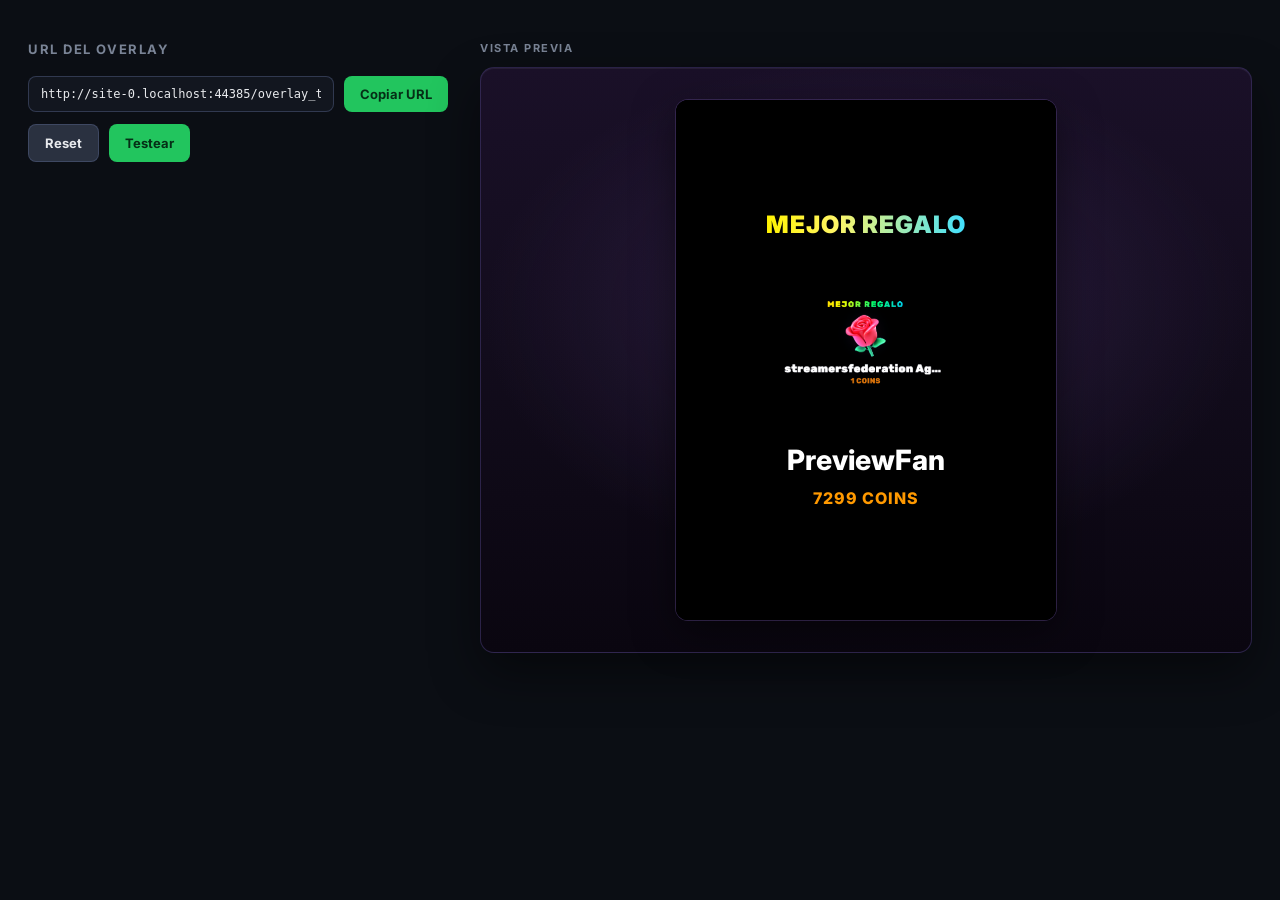
<file: overlay-dashboard.html>
<!DOCTYPE html>
<html lang="es">
<head>
    <meta charset="UTF-8">
    <meta name="viewport" content="width=device-width, initial-scale=1.0">
    <title>Livecoins — Vista previa overlay</title>
    <link href="https://fonts.googleapis.com/css2?family=Inter:wght@400;600;700;800;900&display=swap" rel="stylesheet">
    <style>
        :root {
            --bg: #0b0e14;
            --panel: #12161f;
            --border: rgba(88, 100, 140, 0.45);
            --muted: #7a8496;
            --text: #e8eaed;
            --green: #22c55e;
            --green-hover: #16a34a;
            --btn-gray: #2a3140;
        }
        * { box-sizing: border-box; margin: 0; padding: 0; }
        body {
            font-family: 'Inter', system-ui, sans-serif;
            background: var(--bg);
            color: var(--text);
            min-height: 100vh;
            line-height: 1.5;
        }
        .dash {
            display: grid;
            grid-template-columns: minmax(280px, 420px) 1fr;
            gap: 32px;
            max-width: 1280px;
            margin: 0 auto;
            padding: 40px 28px 48px;
            align-items: start;
        }
        @media (max-width: 900px) {
            .dash { grid-template-columns: 1fr; }
        }
        .controls h1 {
            font-size: 13px;
            font-weight: 700;
            letter-spacing: 0.12em;
            text-transform: uppercase;
            color: var(--muted);
            margin-bottom: 16px;
        }
        .url-row {
            display: flex;
            gap: 10px;
            align-items: stretch;
            margin-bottom: 12px;
        }
        .url-row input {
            flex: 1;
            min-width: 0;
            background: var(--panel);
            border: 1px solid var(--border);
            border-radius: 8px;
            padding: 10px 12px;
            font-size: 12px;
            color: var(--text);
            font-family: ui-monospace, monospace;
        }
        .url-row input:focus {
            outline: none;
            border-color: rgba(96, 165, 250, 0.55);
        }
        .btn {
            border: none;
            border-radius: 8px;
            font-family: inherit;
            font-weight: 700;
            font-size: 13px;
            cursor: pointer;
            padding: 10px 16px;
            white-space: nowrap;
        }
        .btn-copy {
            background: var(--green);
            color: #052e16;
        }
        .btn-copy:hover { background: var(--green-hover); color: #fff; }
        .btn-row {
            display: flex;
            gap: 10px;
            flex-wrap: wrap;
        }
        .btn-reset {
            background: var(--btn-gray);
            color: var(--text);
            border: 1px solid var(--border);
        }
        .btn-reset:hover { background: #343d52; }
        .btn-test {
            background: var(--green);
            color: #052e16;
        }
        .btn-test:hover { background: var(--green-hover); color: #fff; }

        .preview-wrap {
            display: flex;
            flex-direction: column;
            align-items: stretch;
            min-height: 520px;
        }
        .preview-label {
            font-size: 11px;
            font-weight: 700;
            letter-spacing: 0.14em;
            text-transform: uppercase;
            color: var(--muted);
            margin-bottom: 10px;
        }
        .preview-frame {
            flex: 1;
            min-height: 520px;
            border-radius: 14px;
            border: 1px solid rgba(60, 50, 100, 0.65);
            background:
                radial-gradient(ellipse 80% 70% at 50% 42%, rgba(90, 60, 130, 0.35) 0%, transparent 62%),
                linear-gradient(180deg, #1a1028 0%, #120c1c 48%, #0a0610 100%);
            box-shadow:
                inset 0 1px 0 rgba(255, 255, 255, 0.06),
                0 20px 50px rgba(0, 0, 0, 0.45);
            display: flex;
            align-items: center;
            justify-content: center;
            padding: clamp(16px, 4vw, 32px);
        }
        .preview-frame iframe {
            width: 100%;
            max-width: 380px;
            height: min(520px, 72vh);
            min-height: 420px;
            border: none;
            display: block;
            background: #000;
            border-radius: 12px;
            box-shadow:
                0 0 0 1px rgba(80, 60, 120, 0.5),
                0 12px 40px rgba(0, 0, 0, 0.5);
        }
    </style>
</head>
<body>
    <div class="dash">
        <div class="controls">
            <h1>URL del overlay</h1>
            <div class="url-row">
                <input type="text" id="overlay-url" readonly value="" aria-label="URL del overlay">
                <button type="button" class="btn btn-copy" id="btn-copy">Copiar URL</button>
            </div>
            <div class="btn-row">
                <button type="button" class="btn btn-reset" id="btn-reset">Reset</button>
                <button type="button" class="btn btn-test" id="btn-test">Testear</button>
            </div>
        </div>
        <div class="preview-wrap">
            <span class="preview-label">VISTA PREVIA</span>
            <div class="preview-frame">
                <iframe id="preview-if" title="Vista previa del overlay Top Gift" src="overlay_top_gift.html?user=PreviewFan&coins=7299&v=3"></iframe>
            </div>
        </div>
    </div>
    <script>
        (function () {
            var DEFAULT_USER = 'PreviewFan';
            var DEFAULT_COINS = '7299';
            var base = window.location.pathname.replace(/[^/]+$/, '');
            var overlayPath = base + 'overlay_top_gift.html';

            function buildUrl(user, coins) {
                var u = new URL(overlayPath, window.location.href);
                u.searchParams.set('user', user || DEFAULT_USER);
                u.searchParams.set('coins', coins != null ? String(coins) : DEFAULT_COINS);
                u.searchParams.set('overlayv', '5');
                u.searchParams.set('tr', '1');
                u.searchParams.set('tc1', 'ff00aa');
                u.searchParams.set('v', '3');
                return u.toString();
            }

            function iframeSrc(user, coins) {
                return buildUrl(user, coins);
            }

            var input = document.getElementById('overlay-url');
            var iframe = document.getElementById('preview-if');

            function sync() {
                input.value = iframe.src;
            }

            if (!iframe.getAttribute('src')) {
                iframe.src = iframeSrc(DEFAULT_USER, DEFAULT_COINS);
            }
            iframe.addEventListener('load', sync);
            sync();

            document.getElementById('btn-copy').addEventListener('click', function () {
                input.select();
                input.setSelectionRange(0, 99999);
                try {
                    navigator.clipboard.writeText(input.value);
                } catch (e) {
                    document.execCommand('copy');
                }
            });

            document.getElementById('btn-reset').addEventListener('click', function () {
                iframe.src = iframeSrc(DEFAULT_USER, DEFAULT_COINS);
            });

            document.getElementById('btn-test').addEventListener('click', function () {
                iframe.src = iframeSrc('streamersfederation', '5');
            });
        })();
    </script>
</body>
</html>
</file>
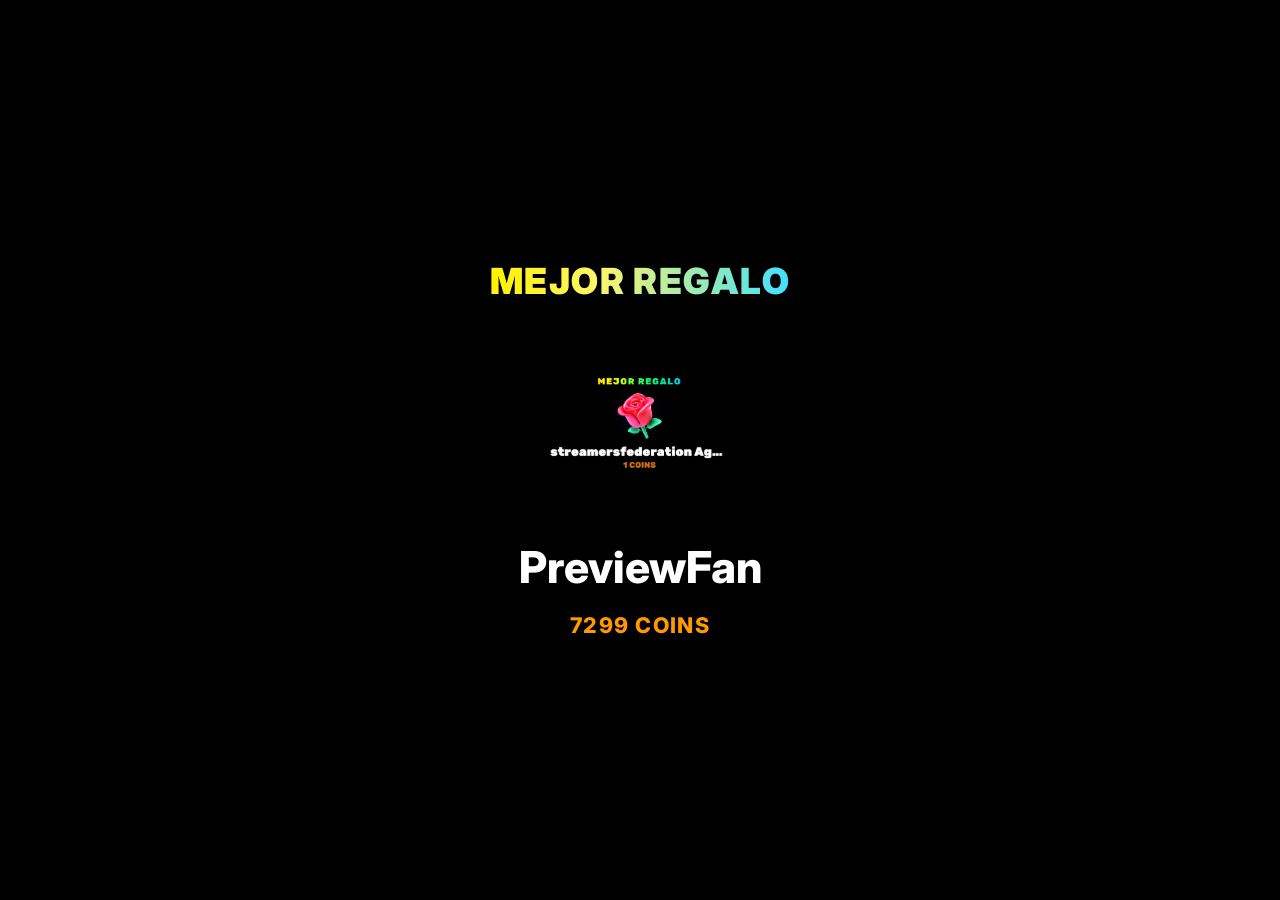
<file: overlay_top_gift.html>
<!DOCTYPE html>
<html lang="es">
<head>
    <meta charset="UTF-8">
    <meta name="viewport" content="width=device-width, initial-scale=1.0">
    <title>Top Gift — Overlay</title>
    <link href="https://fonts.googleapis.com/css2?family=Inter:wght@700;800;900&display=swap" rel="stylesheet">
    <style>
        :root {
            --accent: #ff00aa;
        }
        * { box-sizing: border-box; margin: 0; padding: 0; }
        html, body {
            width: 100%;
            height: 100%;
            background: #000;
            font-family: 'Inter', system-ui, sans-serif;
            overflow: hidden;
        }
        .top-gift {
            min-height: 100%;
            display: flex;
            flex-direction: column;
            align-items: center;
            justify-content: center;
            padding: 24px;
            gap: clamp(12px, 3vw, 20px);
        }
        .top-gift__title {
            font-size: clamp(1.5rem, 5vw, 2.25rem);
            font-weight: 900;
            letter-spacing: 0.04em;
            text-transform: uppercase;
            line-height: 1.1;
            background: linear-gradient(90deg, #fff200 0%, #fff566 35%, #40e0ff 100%);
            -webkit-background-clip: text;
            background-clip: text;
            color: transparent;
            -webkit-text-fill-color: transparent;
        }
        .top-gift__visual {
            width: min(200px, 48vw);
            height: min(200px, 48vw);
            border-radius: 12px;
            overflow: hidden;
            background: #000;
            display: flex;
            align-items: center;
            justify-content: center;
            flex-shrink: 0;
        }
        .top-gift__visual img {
            width: 100%;
            height: 100%;
            object-fit: contain;
            display: block;
        }
        .top-gift__emoji-fallback {
            font-size: clamp(4rem, 22vw, 7rem);
            line-height: 1;
        }
        .top-gift__user {
            max-width: min(360px, 92vw);
            font-size: clamp(1.75rem, 6vw, 2.75rem);
            font-weight: 800;
            color: #fff;
            text-align: center;
            line-height: 1.15;
            white-space: nowrap;
            overflow: hidden;
            text-overflow: ellipsis;
        }
        .top-gift__coins {
            font-size: clamp(1rem, 3.5vw, 1.35rem);
            font-weight: 800;
            letter-spacing: 0.06em;
            text-transform: uppercase;
            color: #ff9900;
        }
    </style>
</head>
<body>
    <div class="top-gift" id="root">
        <div class="top-gift__title">MEJOR REGALO</div>
        <div class="top-gift__visual">
            <img id="gift-img" src="video/mejoregalo.png" alt="" width="512" height="512" decoding="async">
        </div>
        <div class="top-gift__user" id="username">PreviewFan</div>
        <div class="top-gift__coins" id="coins">7299 COINS</div>
    </div>
    <script>
        (function () {
            var params = new URLSearchParams(window.location.search);
            var user = params.get('user');
            var coins = params.get('coins');
            var tc1 = params.get('tc1');
            var giftUrl = params.get('gift') || params.get('img');
            if (giftUrl) {
                try {
                    document.getElementById('gift-img').src = decodeURIComponent(giftUrl);
                } catch (e) {
                    document.getElementById('gift-img').src = giftUrl;
                }
            }
            if (user) {
                document.getElementById('username').textContent = user;
            }
            if (coins !== null && coins !== '') {
                var n = parseInt(coins, 10);
                document.getElementById('coins').textContent = (isNaN(n) ? coins : n) + ' COINS';
            }
            if (tc1) {
                var hex = tc1.replace(/^#/, '');
                if (/^[0-9a-fA-F]{6}$/.test(hex)) {
                    document.documentElement.style.setProperty('--accent', '#' + hex);
                }
            }
            var giftImg = document.getElementById('gift-img');
            if (giftImg) {
                giftImg.addEventListener('error', function once() {
                    giftImg.removeEventListener('error', once);
                    var p = giftImg.parentNode;
                    if (!p) return;
                    p.removeChild(giftImg);
                    var d = document.createElement('div');
                    d.className = 'top-gift__emoji-fallback';
                    d.textContent = '\u{1FA90}';
                    p.appendChild(d);
                });
            }
        })();
    </script>
</body>
</html>
</file>
<file: styles.css>
/* --- VARIABLES (paleta tipo dashboard: navy + neón cian / púrpura / magenta / ámbar) --- */
:root {
    --bg-main: #080c14;
    --bg-card: #111827;
    --bg-card-hover: #1e293b;
    --bg-darker: #05080f;

    --text-main: #ffffff;
    --text-muted: #94a3b8;

    --neon-blue: #00baff;
    --accent-green: #2dd4bf;
    --accent-cyan: #00baff;
    --accent-pink: #ec4899;
    --accent-red: #f87171;
    --accent-gold: #f59e0b;
    --accent-purple: #a855f7;

    --border-color: rgba(148, 163, 184, 0.14);
    --shadow-soft: 0 4px 28px rgba(0, 0, 0, 0.45);

    /* Tarjeta Tech */
    --bg-tech-card: radial-gradient(circle at 75% 50%, #172554 0%, #080c14 88%);
    --accent-green-tech: #00baff;
    --accent-green-bg: rgba(0, 186, 255, 0.1);
    --accent-check-bg: rgba(0, 186, 255, 0.28);

    /* Ecosistema Gaming */
    --eco-red: #fb7185;
    --eco-red-dim: rgba(251, 113, 133, 0.45);
    --eco-card: #111827;
    --eco-border: rgba(148, 163, 184, 0.16);

    /* Botón claro sobre UI oscura */
    --btn-surface: #e2e8f0;
    --btn-surface-text: #0f172a;
}

/* --- RESET Y TIPOGRAFÍA --- */
* { 
    margin: 0; 
    padding: 0; 
    box-sizing: border-box; 
}

html {
    scroll-behavior: smooth;
}

body {
    font-family: 'Inter', sans-serif;
    background-color: var(--bg-main);
    color: var(--text-main);
    line-height: 1.6;
}

a { 
    color: var(--text-main); 
    text-decoration: none; 
}

ul { 
    list-style: none; 
}

/* --- UTILIDADES --- */
.max-w { max-width: 1200px; margin: 0 auto; }
.section-spacing { padding: 80px 20px; }
.text-center { text-align: center; }
.text-muted { color: var(--text-muted); }
.small-text { font-size: 14px; }
.mb-10 { margin-bottom: 10px; }
.mb-20 { margin-bottom: 20px; }
.mb-40 { margin-bottom: 40px; }
.mt-10 { margin-top: 10px; }
.mt-20 { margin-top: 20px; }
.mt-40 { margin-top: 40px; }
.p-10 { padding: 15px !important; }
.italic { font-style: italic; }
.background-darker { background-color: var(--bg-darker); }
.min-h-300 { min-height: 300px; }
.flex-center { display: flex; justify-content: center; align-items: center; }
.flex-between { display: flex; justify-content: space-between; align-items: center; }

/* Gradientes de Texto */
.text-gradient { background: linear-gradient(90deg, #00baff, #a855f7); -webkit-background-clip: text; background-clip: text; -webkit-text-fill-color: transparent; }
.text-gradient-pk { background: linear-gradient(90deg, #00baff, #ec4899, #f59e0b); -webkit-background-clip: text; background-clip: text; -webkit-text-fill-color: transparent; }

/* Tipografía de Secciones */
.section-title { font-size: 40px; font-weight: 800; margin-bottom: 20px; letter-spacing: -1px; }
.section-subtitle { color: var(--accent-red); font-size: 12px; letter-spacing: 2px; margin-bottom: 10px; }
.italic-title { font-style: italic; font-weight: 900; font-size: 48px; }

/* --- NAVEGACIÓN --- */
.navbar { display: flex; justify-content: space-between; align-items: center; gap: 16px; padding: 20px 50px; background-color: rgba(8, 12, 20, 0.92); backdrop-filter: blur(12px); -webkit-backdrop-filter: blur(12px); border-bottom: 1px solid var(--border-color); position: sticky; top: 0; z-index: 100; box-shadow: var(--shadow-soft); }

.navbar-livecoins-actions {
    display: flex;
    flex-wrap: wrap;
    align-items: center;
    justify-content: flex-end;
    gap: 10px;
    flex-shrink: 0;
}

.nav-livecoins {
    flex-shrink: 0;
    font-size: 13px;
    font-weight: 800;
    padding: 10px 18px;
    border-radius: 999px;
    border: 1px solid var(--accent-cyan);
    color: var(--accent-cyan);
    text-decoration: none;
    letter-spacing: 0.02em;
    transition: background-color 0.2s ease, color 0.2s ease;
    text-align: center;
    max-width: 100%;
}
.nav-livecoins:hover {
    background-color: rgba(0, 186, 255, 0.12);
    color: #7dd3fc;
}

.nav-livecoins--web {
    border-color: var(--accent-purple);
    color: #d8b4fe;
}

.nav-livecoins--web:hover {
    background-color: rgba(168, 85, 247, 0.14);
    color: #ede9fe;
}

/* --- BOTONES --- */
button { font-family: 'Inter', sans-serif; cursor: pointer; border: none; transition: 0.3s transform; }
button:hover { transform: scale(1.05); }
.btn-primary { background: var(--btn-surface); color: var(--btn-surface-text); padding: 10px 20px; border-radius: 50px; font-weight: bold; border: 1px solid #94a3b8; }
.btn-outline { border: 1px solid var(--accent-gold); color: var(--accent-gold); padding: 8px 16px; border-radius: 50px; }
.btn-green { background: var(--accent-green); color: #fff; padding: 15px 30px; border-radius: 50px; font-weight: 800; }
.btn-cyan { background: var(--accent-cyan); color: #fff; padding: 15px 30px; border-radius: 10px; font-weight: 800; }
.btn-red { background: var(--accent-red); color: white; padding: 15px 30px; border-radius: 50px; font-weight: 800; }
.btn-pk { background: linear-gradient(90deg, #00baff, #a855f7, #ec4899); color: white; padding: 15px 40px; border-radius: 50px; font-weight: 800; border: none; }
.btn-gold { background: var(--accent-gold); color: #1e293b; padding: 15px 40px; border-radius: 50px; font-weight: 800; }
a.btn-anchor {
    display: inline-block;
    text-decoration: none;
    transition: transform 0.3s;
}
a.btn-anchor:hover {
    transform: scale(1.05);
}
.large { font-size: 18px; }

/* --- HERO --- */
.hero { text-align: center; background: radial-gradient(circle at 50% -25%, rgba(0, 186, 255, 0.14) 0%, var(--bg-main) 58%); }
.hero h1 { font-size: 60px; font-weight: 900; line-height: 1.1; margin-bottom: 20px; }
.hero p { max-width: 600px; margin: 0 auto 30px auto; color: var(--text-muted); font-size: 18px; }
.badge { display: inline-block; border: 1px solid var(--border-color); padding: 5px 15px; border-radius: 50px; font-size: 12px; color: var(--text-muted); }
.badge.gold { border-color: var(--accent-gold); color: var(--accent-gold); }

/* --- GRIDS --- */
.grid-2 { display: grid; grid-template-columns: repeat(2, 1fr); gap: 20px; }
.grid-3 { display: grid; grid-template-columns: repeat(3, 1fr); gap: 20px; }
.grid-4 { display: grid; grid-template-columns: repeat(4, 1fr); gap: 20px; }
.grid-5 { display: grid; grid-template-columns: repeat(5, 1fr); gap: 15px; }

/* --- CARDS GENERALES --- */
.card { background-color: var(--bg-card); border: 1px solid var(--border-color); border-radius: 16px; padding: 30px; transition: 0.3s; box-shadow: var(--shadow-soft); }
.card:hover { background-color: var(--bg-card-hover); }

/* Variantes de Bordes */
.card-outline-green { border: 1px solid rgba(0, 186, 255, 0.38); }
.card-outline-green:hover { border-color: var(--accent-cyan); }
.card-outline-pink { border: 1px solid rgba(236, 72, 153, 0.42); }
.card-outline-pink:hover { border-color: var(--accent-pink); }
.border-left-green { border-left: 4px solid var(--accent-green); }
.border-left-white { border-left: 4px solid var(--text-main); }
.border-left-purple { border-left: 4px solid var(--accent-purple); }
.border-red { border: 1px solid rgba(248, 113, 113, 0.45); }
.border-gold { border: 1px solid rgba(245, 158, 11, 0.45); }

/* Reto 90 días — números con brillo y movimiento */
.reto-beginner-notice {
    max-width: 520px;
    margin: 0 auto 28px;
    padding: 12px 20px;
    border-radius: 12px;
    border: 1px solid rgba(251, 191, 36, 0.35);
    background: rgba(120, 53, 15, 0.45);
    color: #fcd34d;
    font-size: 14px;
    font-weight: 700;
    letter-spacing: 0.03em;
    line-height: 1.4;
}

.reto-beginner-inline {
    color: #fcd34d !important;
    font-weight: 600;
}

.reto-diamond-wrap {
    display: inline-block;
    margin: 10px 0 6px;
    filter: drop-shadow(0 0 14px rgba(255, 215, 0, 0.45));
    animation: reto-diamond-bob 2.8s ease-in-out infinite;
}

.reto-diamond-wrap--delay-1 {
    animation-delay: 0.35s;
}

.reto-diamond-wrap--delay-2 {
    animation-delay: 0.7s;
}

.reto-diamond-number {
    display: inline-block;
    font-size: clamp(28px, 5vw, 36px);
    font-weight: 900;
    line-height: 1.1;
    letter-spacing: 0.02em;
    background: linear-gradient(
        105deg,
        #f8fafc 0%,
        #e2e8f0 18%,
        #fbbf24 42%,
        #fef9c3 52%,
        #fbbf24 62%,
        #f1f5f9 100%
    );
    background-size: 240% 100%;
    -webkit-background-clip: text;
    background-clip: text;
    -webkit-text-fill-color: transparent;
    animation: reto-diamond-shimmer 2.8s linear infinite;
}

.reto-diamond-wrap--delay-1 .reto-diamond-number {
    animation-delay: 0.35s;
}

.reto-diamond-wrap--delay-2 .reto-diamond-number {
    animation-delay: 0.7s;
}

@keyframes reto-diamond-shimmer {
    0% {
        background-position: 120% 50%;
    }
    100% {
        background-position: -120% 50%;
    }
}

@keyframes reto-diamond-bob {
    0%,
    100% {
        transform: translateY(0);
    }
    50% {
        transform: translateY(-6px);
    }
}

@media (prefers-reduced-motion: reduce) {
    .reto-diamond-wrap,
    .reto-diamond-number {
        animation: none !important;
    }
    .reto-diamond-number {
        -webkit-text-fill-color: #fbbf24;
        color: #fbbf24;
        background: none;
    }
    html {
        scroll-behavior: auto;
    }
}

/* Ancla: sección visible bajo la barra fija */
.section-anchor-target {
    scroll-margin-top: 90px;
}

/* --- Bloque App Livecoins (encima del ecosistema gaming) --- */
.livecoins-app-section {
    background: var(--bg-main);
    border-bottom: 1px solid var(--border-color);
}

.livecoins-app-badge {
    display: block;
    width: fit-content;
    margin: 0 auto 16px;
    padding: 8px 18px;
    border-radius: 999px;
    background: rgba(0, 186, 255, 0.1);
    border: 1px solid rgba(0, 186, 255, 0.35);
    color: var(--accent-cyan);
    font-size: 11px;
    font-weight: 800;
    letter-spacing: 0.12em;
}

.livecoins-app-lead {
    max-width: 720px;
    margin-left: auto;
    margin-right: auto;
    font-size: 17px;
    line-height: 1.55;
}

.livecoins-app-figure {
    margin: 0 auto 28px;
    max-width: 1000px;
    border-radius: 14px;
    overflow: hidden;
    border: 1px solid var(--border-color);
    box-shadow: 0 12px 40px rgba(0, 0, 0, 0.35);
    background: #0c1018;
}

.livecoins-app-img {
    display: block;
    width: 100%;
    height: auto;
    vertical-align: middle;
}

.livecoins-app-download-hint {
    font-size: 15px;
    color: var(--text-muted);
    line-height: 1.6;
    max-width: 560px;
    margin: 0 auto;
}

.livecoins-app-download-hint strong {
    color: var(--text-main);
}

.livecoins-app-link {
    color: var(--accent-cyan);
    font-weight: 700;
    text-decoration: underline;
    text-underline-offset: 3px;
}

.livecoins-app-link:hover {
    color: #7dd3fc;
}

#descargar-livecoins {
    scroll-margin-top: 12px;
}

/* --- Ecosistema de Gaming Interactivo --- */
.eco-gaming-section {
    background: var(--bg-darker);
    border-top: 1px solid var(--border-color);
    border-bottom: 1px solid var(--border-color);
}

.eco-badge {
    display: block;
    width: fit-content;
    margin: 0 auto 20px;
    padding: 8px 18px;
    border-radius: 999px;
    background: var(--eco-red);
    color: #fff;
    font-size: 11px;
    font-weight: 800;
    letter-spacing: 0.12em;
    text-align: center;
}

.eco-main-title {
    font-size: clamp(32px, 5vw, 48px);
    font-weight: 900;
    line-height: 1.1;
    margin-bottom: 16px;
    letter-spacing: -0.03em;
}

.eco-title-top {
    color: var(--text-main);
}

.eco-title-accent {
    color: var(--eco-red);
}

.eco-lead {
    font-size: 17px;
    color: var(--text-muted);
    max-width: 640px;
    margin: 0 auto 36px;
    line-height: 1.5;
}

.eco-text-red {
    color: var(--eco-red);
    font-weight: 700;
}

.eco-hero-box {
    max-width: 900px;
    margin: 0 auto 48px;
    padding: 28px 32px;
    background: var(--eco-card);
    border: 1px solid var(--eco-red-dim);
    border-radius: 16px;
    box-shadow: 0 0 40px rgba(255, 49, 49, 0.06);
}

.eco-hero-line {
    margin: 0 0 14px;
    font-size: 20px;
    font-weight: 700;
    color: var(--text-main);
    line-height: 1.35;
}

.eco-hero-sub {
    margin: 0;
    font-size: 15px;
    color: var(--text-muted);
    line-height: 1.6;
}

.eco-block-title {
    font-size: 22px;
    font-weight: 800;
    color: var(--text-main);
    margin: 0 0 8px;
}

.eco-block-title--mt {
    margin-top: 48px;
}

.eco-star {
    color: var(--eco-red);
    margin-right: 8px;
    font-size: 1.1em;
}

.eco-features-grid {
    display: grid;
    grid-template-columns: repeat(2, 1fr);
    gap: 20px;
    margin-top: 28px;
}

.eco-fcard {
    background: var(--eco-card);
    border: 1px solid var(--eco-border);
    border-radius: 14px;
    padding: 24px;
    transition: transform 0.25s ease, border-color 0.25s ease, box-shadow 0.25s ease;
}

.eco-fcard:hover {
    transform: translateY(-3px);
    border-color: var(--eco-red-dim);
    box-shadow: 0 12px 36px rgba(0, 0, 0, 0.35), 0 0 24px rgba(251, 113, 133, 0.12);
}

.eco-fcard--wide {
    grid-column: 1 / -1;
}

.eco-fcard-icon {
    width: 48px;
    height: 48px;
    border-radius: 50%;
    background: var(--eco-red);
    color: #fff;
    display: flex;
    align-items: center;
    justify-content: center;
    font-size: 22px;
    margin-bottom: 16px;
    line-height: 1;
}

.eco-fcard-h {
    margin: 0 0 12px;
    font-size: 17px;
    font-weight: 800;
    color: var(--text-main);
}

.eco-fcard-p {
    margin: 0;
    font-size: 14px;
    color: var(--text-muted);
    line-height: 1.55;
}

.eco-fcard-p--mb {
    margin-bottom: 14px;
}

.eco-tag-row {
    display: flex;
    flex-wrap: wrap;
    gap: 10px;
    margin-bottom: 16px;
}

.eco-tag-row span {
    padding: 8px 14px;
    border-radius: 8px;
    font-size: 12px;
    font-weight: 700;
    color: #fecdd3;
    background: rgba(251, 113, 133, 0.12);
    border: 1px solid var(--eco-red-dim);
}

.eco-fcard-note {
    margin: 0;
    font-size: 13px;
    color: var(--text-muted);
}

.eco-why-sub {
    color: var(--text-muted);
    font-size: 15px;
    margin-bottom: 28px;
}

.eco-cycle-panel {
    background: var(--bg-card);
    border: 1px solid var(--eco-border);
    border-radius: 16px;
    padding: 28px 16px 36px;
    margin-bottom: 40px;
}

.eco-cycle-grid {
    display: flex;
    flex-wrap: wrap;
    align-items: stretch;
    justify-content: center;
    gap: 6px 4px;
    margin-bottom: 16px;
}

.eco-cycle-grid--row2 {
    margin-bottom: 8px;
}

.eco-step {
    flex: 1 1 120px;
    max-width: 160px;
    min-width: 100px;
    background: var(--bg-darker);
    border: 1px solid var(--border-color);
    border-radius: 12px;
    padding: 14px 10px;
    text-align: center;
    transition: border-color 0.2s ease, transform 0.2s ease;
}

.eco-step:hover {
    border-color: var(--eco-red-dim);
    transform: scale(1.02);
}

.eco-step-num {
    display: block;
    font-size: 26px;
    font-weight: 900;
    color: var(--eco-red);
    line-height: 1;
    margin-bottom: 10px;
}

.eco-step p {
    margin: 0;
    font-size: 12px;
    color: var(--text-main);
    line-height: 1.35;
}

.eco-flow-arrow {
    align-self: center;
    color: var(--eco-red);
    font-weight: 900;
    font-size: 16px;
    padding: 0 2px;
    flex: 0 0 auto;
}

@-webkit-keyframes eco-cycle-spin {
    from {
        -webkit-transform: rotate(0deg);
        transform: rotate(0deg);
    }
    to {
        -webkit-transform: rotate(360deg);
        transform: rotate(360deg);
    }
}

@keyframes eco-cycle-spin {
    from {
        transform: rotate(0deg);
    }
    to {
        transform: rotate(360deg);
    }
}

.eco-cycle-icon {
    display: flex;
    justify-content: center;
    margin: 8px auto 0;
    color: var(--eco-red);
    line-height: 0;
}

.eco-cycle-icon-svg {
    display: block;
    width: 40px;
    height: 40px;
    flex-shrink: 0;
    transform-origin: center center;
    transform-box: fill-box;
    -webkit-animation: eco-cycle-spin 2s linear infinite;
    animation: eco-cycle-spin 2s linear infinite;
    will-change: transform;
}

.eco-cta-box {
    text-align: center;
    padding: 32px 24px 36px;
    border-radius: 16px;
    background: linear-gradient(180deg, var(--bg-card) 0%, var(--bg-darker) 100%);
    border: 1px solid var(--border-color);
    box-shadow: 0 8px 32px rgba(0, 0, 0, 0.25);
}

.eco-cta-text {
    margin: 0 0 22px;
    font-size: 16px;
    color: var(--text-main);
    max-width: 520px;
    margin-left: auto;
    margin-right: auto;
}

.btn-eco-red {
    display: inline-block;
    padding: 16px 36px;
    border-radius: 999px;
    background: var(--eco-red);
    color: #fff !important;
    font-weight: 800;
    font-size: 15px;
    border: none;
    text-decoration: none;
    transition: transform 0.2s ease, box-shadow 0.2s ease;
    box-shadow: 0 4px 24px rgba(255, 49, 49, 0.35);
}

.btn-eco-red:hover {
    transform: scale(1.04);
    box-shadow: 0 6px 32px rgba(255, 49, 49, 0.45);
    color: #fff !important;
}

@media (max-width: 900px) {
    .eco-features-grid {
        grid-template-columns: 1fr;
    }
    .eco-fcard--wide {
        grid-column: auto;
    }
    .eco-flow-arrow {
        display: none;
    }
    .eco-cycle-grid,
    .eco-cycle-grid--row2 {
        display: grid;
        grid-template-columns: repeat(2, 1fr);
        gap: 12px;
    }
    .eco-step {
        max-width: none;
    }
}

@media (prefers-reduced-motion: reduce) {
    .eco-fcard:hover,
    .eco-step:hover,
    .btn-eco-red:hover {
        transform: none;
    }
    /* Icono decorativo: giro más lento si el usuario pide menos movimiento */
    .eco-cycle-icon-svg {
        -webkit-animation-duration: 6s;
        animation-duration: 6s;
    }
}

/* Reto 90 — bloque apoyo + recompensas (debajo de aclaración) */
.reto-apoyo-grid {
    align-items: start;
    gap: 36px 48px;
}

.reto-apoyo-title {
    font-size: 26px;
    font-weight: 800;
    color: var(--text-main);
    margin-bottom: 14px;
    letter-spacing: -0.02em;
}

.reto-apoyo-intro {
    color: var(--text-muted);
    font-size: 15px;
    line-height: 1.55;
    margin-bottom: 22px;
}

.reto-apoyo-checklist {
    list-style: none;
    padding: 0;
    margin: 0;
}

.reto-apoyo-checklist li {
    position: relative;
    padding-left: 36px;
    margin-bottom: 14px;
    font-size: 14px;
    line-height: 1.5;
    color: var(--text-main);
}

.reto-apoyo-checklist li::before {
    content: "✓";
    position: absolute;
    left: 0;
    top: 0;
    width: 22px;
    height: 22px;
    border-radius: 50%;
    background: #facc15;
    color: #1e293b;
    font-size: 12px;
    font-weight: 900;
    line-height: 22px;
    text-align: center;
}

.reto-apoyo-col--aside {
    display: flex;
    flex-direction: column;
    gap: 20px;
}

.reto-recompensa-card,
.reto-quien-card {
    background: var(--bg-card) !important;
    border: 1px solid var(--border-color);
    border-radius: 14px;
    padding: 22px;
}

.reto-recompensa-head {
    display: flex;
    align-items: flex-start;
    gap: 12px;
    margin-bottom: 18px;
}

.reto-recompensa-icon {
    font-size: 28px;
    line-height: 1;
}

.reto-recompensa-h {
    margin: 0 0 4px;
    font-size: 18px;
    font-weight: 800;
    color: var(--text-main);
}

.reto-recompensa-sub {
    margin: 0;
    font-size: 13px;
    color: var(--text-muted);
}

.reto-regla-box {
    background: rgba(120, 53, 15, 0.35);
    border-left: 4px solid #facc15;
    border-radius: 8px;
    padding: 14px 16px;
    margin-bottom: 14px;
}

.reto-regla-text {
    margin: 0;
    font-size: 14px;
    line-height: 1.55;
    color: var(--text-main);
}

.reto-regla-kicker {
    color: #facc15;
    font-weight: 800;
}

.reto-recompensa-foot {
    margin: 0;
    color: var(--text-muted) !important;
    font-style: italic;
    line-height: 1.5;
}

.reto-quien-head {
    display: flex;
    align-items: center;
    gap: 10px;
    margin-bottom: 16px;
}

.reto-quien-icon {
    font-size: 24px;
}

.reto-quien-h {
    margin: 0;
    font-size: 17px;
    font-weight: 800;
    color: var(--text-main);
}

.reto-quien-grid {
    display: grid;
    grid-template-columns: 1fr 1fr;
    gap: 12px 20px;
}

.reto-quien-list {
    list-style: none;
    padding: 0;
    margin: 0;
}

.reto-quien-list li {
    position: relative;
    padding-left: 22px;
    margin-bottom: 10px;
    font-size: 14px;
    color: var(--text-main);
}

.reto-quien-list li::before {
    content: "✓";
    position: absolute;
    left: 0;
    color: #a855f7;
    font-weight: 800;
    font-size: 13px;
}

@media (max-width: 900px) {
    .reto-apoyo-grid {
        grid-template-columns: 1fr;
    }
    .reto-quien-grid {
        grid-template-columns: 1fr;
    }
}

/* Iconos */
.card-icon { width: 50px; height: 50px; border-radius: 10px; display: flex; align-items: center; justify-content: center; font-size: 24px; margin-bottom: 20px; background-color: rgba(255, 255, 255, 0.06); }
.card-icon.green { color: var(--accent-green); border: 1px solid var(--accent-green); }
.card-icon.pink { color: var(--accent-pink); border: 1px solid var(--accent-pink); }

/* --- ETIQUETAS (TAGS) --- */
.tags { display: flex; flex-wrap: wrap; gap: 10px; margin-top: 15px; }
.tags span { background: rgba(0, 186, 255, 0.1); color: #7dd3fc; padding: 5px 10px; border-radius: 5px; font-size: 11px; font-weight: bold; border: 1px solid rgba(0, 186, 255, 0.32); }
.tags.gray span { background: var(--bg-darker); color: var(--text-muted); border-color: var(--border-color); }
.tags.red span { background: rgba(248, 113, 113, 0.12); color: #fca5a5; border-color: rgba(248, 113, 113, 0.35); }
.tags.blue span { background: rgba(0, 186, 255, 0.1); color: #7dd3fc; border-color: rgba(0, 186, 255, 0.32); }
.tags.purple span { background: rgba(168, 85, 247, 0.12); color: #d8b4fe; border-color: rgba(168, 85, 247, 0.35); }

/* --- NUEVA TARJETA TECNOLÓGICA (Mano Cibernética) --- */
.grid-2-columns {
    display: grid;
    grid-template-columns: 1fr 1fr;
    gap: 40px;
    align-items: center;
}

.tech-feature-card {
    background: var(--bg-tech-card);
    border: 1px solid var(--border-color);
    padding: 50px;
    overflow: hidden;
}

.card-content-side {
    display: flex;
    flex-direction: column;
    gap: 30px;
}

.feature-block h3 {
    font-size: 20px;
    font-weight: 700;
    margin-bottom: 10px;
    color: var(--text-main);
}

.feature-block p {
    margin-bottom: 15px;
    font-size: 15px;
    color: var(--text-muted);
}

.check-item {
    display: flex;
    align-items: center;
    gap: 10px;
    font-size: 14px;
    margin-bottom: 8px;
    color: var(--text-muted);
}

.check-icon {
    display: flex;
    align-items: center;
    justify-content: center;
    width: 20px;
    height: 20px;
    background-color: var(--accent-check-bg);
    border-radius: 4px;
    color: #ecfdf5;
    font-size: 11px;
    font-weight: bold;
}

.tags.green-tags span {
    background-color: var(--accent-green-bg);
    color: var(--accent-green-tech);
    border-color: var(--accent-check-bg);
}

.card-image-side {
    display: flex;
    align-items: center;
    justify-content: center;
    position: relative;
}

.feature-image {
    width: 100%;
    max-width: 450px;
    height: auto;
    object-fit: contain;
    /* Un ligero resplandor azul/cian para que combine con la mano de neón */
    filter: drop-shadow(0 8px 24px rgba(0, 186, 255, 0.22));
}

/* --- LISTAS --- */
.check-list li { margin-bottom: 10px; font-size: 14px; position: relative; padding-left: 25px; }
.check-list li::before { content: '✔️'; position: absolute; left: 0; top: 0; color: var(--accent-cyan); font-size: 12px; }
.check-list.small li { font-size: 13px; color: var(--text-muted); }

/* --- CONTENEDORES CON FONDO ESPECIAL --- */
.gradient-red-bg { background: linear-gradient(180deg, #3f2a2c 0%, #2c2628 100%); border-color: rgba(248, 113, 113, 0.4); }
.gradient-green-bg { background: linear-gradient(180deg, #0f172a 0%, #05080f 100%); border-color: rgba(0, 186, 255, 0.4); }
.bg-dark { background-color: var(--bg-darker); }

/* --- FAQ ACCORDION --- */
.faq-container { max-width: 800px; margin: 0 auto; }
.faq-item { background-color: var(--bg-card); border: 1px solid var(--border-color); border-radius: 8px; margin-bottom: 10px; overflow: hidden; }
.faq-question { width: 100%; background: none; color: var(--text-main); font-size: 16px; font-weight: 600; text-align: left; padding: 20px; display: flex; justify-content: space-between; border-radius: 0; }
.faq-answer { max-height: 0; overflow: hidden; transition: max-height 0.3s ease; background-color: var(--bg-darker); }
.faq-answer p { padding: 0 20px 20px 20px; color: var(--text-muted); font-size: 14px; }
.faq-item.active .faq-answer { max-height: 200px; }
.faq-item.active .arrow { transform: rotate(180deg); }

/* --- REQUISITOS --- */
.req-card { max-width: 800px; margin: 0 auto; }
.req-item {
    display: flex;
    align-items: center;
    background-color: var(--bg-card);
    padding: 20px;
    border-radius: 10px;
    margin-top: 15px;
    border: 1px solid var(--border-color);
    border-left: 4px solid var(--accent-cyan);
    transition: background-color 0.25s ease, border-color 0.25s ease, box-shadow 0.25s ease, transform 0.25s ease, border-left-width 0.25s ease;
}

.req-item:hover {
    background-color: rgba(0, 186, 255, 0.06);
    border-color: rgba(0, 186, 255, 0.28);
    border-left-width: 5px;
    border-left-color: var(--accent-cyan);
    box-shadow: 0 0 0 1px rgba(0, 186, 255, 0.12), 0 8px 24px rgba(0, 0, 0, 0.35), 0 0 28px rgba(0, 186, 255, 0.14);
    transform: translateX(4px);
}

@media (prefers-reduced-motion: reduce) {
    .req-item {
        transition: none;
    }
    .req-item:hover {
        transform: none;
    }
}

.unite-cta-row {
    display: flex;
    flex-wrap: wrap;
    justify-content: center;
    align-items: flex-start;
    gap: 28px 48px;
}

.unite-cta-item {
    display: flex;
    flex-direction: column;
    align-items: center;
    gap: 14px;
    text-align: center;
}

.unite-cta-label {
    margin: 0;
    font-size: 14px;
    font-weight: 600;
    color: var(--text-muted);
    letter-spacing: 0.02em;
}

/* --- Progreso Real + gráfico (testimonios) --- */
.section-proof__grid {
    align-items: start;
    gap: 48px;
}

.section-proof__title {
    font-size: clamp(28px, 4vw, 36px);
    font-weight: 800;
    line-height: 1.15;
    color: var(--text-main);
    margin-bottom: 16px;
    letter-spacing: -0.02em;
}

.section-proof__subtitle {
    color: var(--text-muted);
    font-weight: 600;
}

.section-proof__lead {
    color: var(--text-muted);
    font-size: 15px;
    line-height: 1.6;
    margin-bottom: 28px;
    max-width: 36em;
}

.proof-testimonial {
    margin-bottom: 16px;
    background-color: var(--bg-card) !important;
    border: 1px solid var(--border-color);
    border-radius: 12px;
    padding: 22px 22px 22px 24px;
}

.proof-testimonial:last-child {
    margin-bottom: 0;
}

.border-left-proof {
    border-left: 4px solid #a855f7 !important;
}

.proof-testimonial__quote {
    margin: 0;
    font-style: italic;
    color: var(--text-muted);
    font-size: 15px;
    line-height: 1.55;
}

.proof-testimonial__byline {
    margin: 16px 0 0;
    font-size: 14px;
    color: var(--text-main);
    line-height: 1.45;
}

.proof-testimonial__byline strong {
    font-weight: 700;
    color: var(--text-main);
}

.proof-testimonial__byline span {
    font-weight: 400;
    color: var(--text-muted);
}

.progress-chart-card {
    background-color: var(--bg-card);
    border: 1px solid var(--border-color);
    border-radius: 16px;
    padding: 22px 22px 18px;
    min-height: 300px;
    display: flex;
    flex-direction: column;
    box-shadow: var(--shadow-soft);
}

.progress-chart-card__header {
    display: flex;
    justify-content: space-between;
    align-items: center;
    margin-bottom: 8px;
}

.progress-chart-card__bars {
    display: flex;
    flex-direction: column;
    gap: 8px;
}

.progress-chart-card__bar {
    display: block;
    height: 9px;
    border-radius: 5px;
    background: linear-gradient(90deg, #4b5563, #6b7280);
    width: 132px;
}

.progress-chart-card__bar--short {
    width: 88px;
    opacity: 0.85;
}

.progress-chart-card__avatar {
    display: block;
    width: 38px;
    height: 38px;
    border-radius: 50%;
    background: radial-gradient(circle at 30% 30%, #6b7280, #4b5563);
    border: 1px solid var(--border-color);
    flex-shrink: 0;
}

.progress-chart-card__chart {
    flex: 1;
    display: flex;
    flex-direction: column;
    justify-content: flex-end;
    min-height: 200px;
}

.progress-chart-card__svg {
    width: 100%;
    height: auto;
    max-height: 160px;
    overflow: visible;
}

.progress-chart-card__dot {
    fill: #a855f7;
    stroke: var(--bg-card);
    stroke-width: 1.5;
}

.progress-chart-card__labels {
    display: flex;
    justify-content: space-between;
    padding: 10px 4px 0;
    font-size: 12px;
    font-weight: 500;
    color: var(--text-muted);
    letter-spacing: 0.02em;
}

/* --- FOOTER --- */
footer { border-top: 1px solid var(--border-color); padding: 40px 20px; margin-top: 40px; }
.footer-content { display: flex; justify-content: space-between; align-items: center; }
.footer-content .links { display: flex; gap: 30px; font-size: 14px; color: var(--text-muted); }

/* --- RESPONSIVO (MÓVILES) --- */
@media (max-width: 900px) {
    .grid-2, .grid-3, .grid-4, .grid-5, .grid-2-columns { grid-template-columns: 1fr; }
    .section-proof__grid {
        gap: 36px;
    }
    .hero h1 { font-size: 40px; }
    .flex-between { flex-direction: column; gap: 20px; text-align: center; }
    
    /* Ajuste para la navbar en móviles */
    .navbar { flex-direction: column; padding: 20px; gap: 14px; }
    .navbar .logo { text-align: center; }
    .navbar-livecoins-actions {
        flex-direction: column;
        align-self: center;
        width: 100%;
        max-width: 280px;
        justify-content: center;
    }
    .navbar-livecoins-actions .nav-livecoins {
        width: 100%;
        max-width: none;
    }
    
    /* Ajuste de la tarjeta tech en móviles */
    .tech-feature-card { padding: 30px 20px; }
    .feature-image { max-width: 80%; margin: 0 auto; }
}
/* ==========================================================================
   ESTILOS NUEVOS PARA LA PÁGINA "INTERACTIVE" (Pestaña 2)
   ========================================================================== */

/* Hero App (Distribución de 2 columnas) */
.hero-app {
    padding-top: 100px;
    padding-bottom: 100px;
}

.hero-app-text h1 {
    letter-spacing: -2px;
}

/* Mockup de la Ventana de la App */
.app-mockup-container {
    perspective: 1000px;
    display: flex;
    justify-content: center;
}

.app-window {
    width: 100%;
    max-width: 550px;
    height: 400px;
    background-color: var(--bg-card);
    border: 1px solid var(--border-color);
    border-radius: 12px;
    display: flex;
    overflow: hidden;
    box-shadow: 0 20px 50px rgba(0, 0, 0, 0.35), 0 0 0 1px rgba(255, 255, 255, 0.05);
    /* Rotación ligera en 3D para darle aspecto de software */
    transform: rotateY(-5deg) rotateX(2deg);
    transition: transform 0.5s ease;
}

.app-window:hover {
    transform: rotateY(0deg) rotateX(0deg);
}

.app-sidebar {
    width: 60px;
    background-color: var(--bg-darker);
    border-right: 1px solid var(--border-color);
    padding: 15px 0;
    display: flex;
    flex-direction: column;
    align-items: center;
}

.app-dot {
    width: 12px;
    height: 12px;
    border-radius: 50%;
    margin-bottom: 8px;
}
.app-dot.red { background-color: #ff5f56; }
.app-dot.yellow { background-color: #ffbd2e; }
.app-dot.green { background-color: #27c93f; }

.app-content-area {
    flex: 1;
    padding: 20px;
    background: radial-gradient(circle at top left, var(--bg-card) 0%, var(--bg-darker) 100%);
}

.app-stat-card {
    background-color: var(--bg-card);
    border: 1px solid var(--border-color);
    border-radius: 8px;
    padding: 15px;
}

.app-stat-card h3 {
    font-size: 24px;
    margin-top: 5px;
    color: var(--text-main);
}

/* Tarjetas de Juegos (Librería) */
.p-0 {
    padding: 0 !important;
    overflow: hidden;
}

.p-20 {
    padding: 25px;
}

.game-card {
    transition: 0.3s ease;
}

.game-card:hover {
    transform: translateY(-8px);
    border-color: var(--border-color);
}

.game-image-placeholder {
    width: 100%;
    height: 180px;
    display: flex;
    align-items: center;
    justify-content: center;
    color: var(--text-muted);
    font-size: 14px;
    border-bottom: 1px solid var(--border-color);
}

/* Utilidad para centrar los requisitos */
.mx-auto {
    margin-left: auto;
    margin-right: auto;
}

/* Responsivo para la nueva página */
@media (max-width: 900px) {
    .hero-app .grid-2 {
        grid-template-columns: 1fr;
        text-align: center;
    }
    
    .app-window {
        transform: none;
        max-width: 100%;
    }
}
</file>
